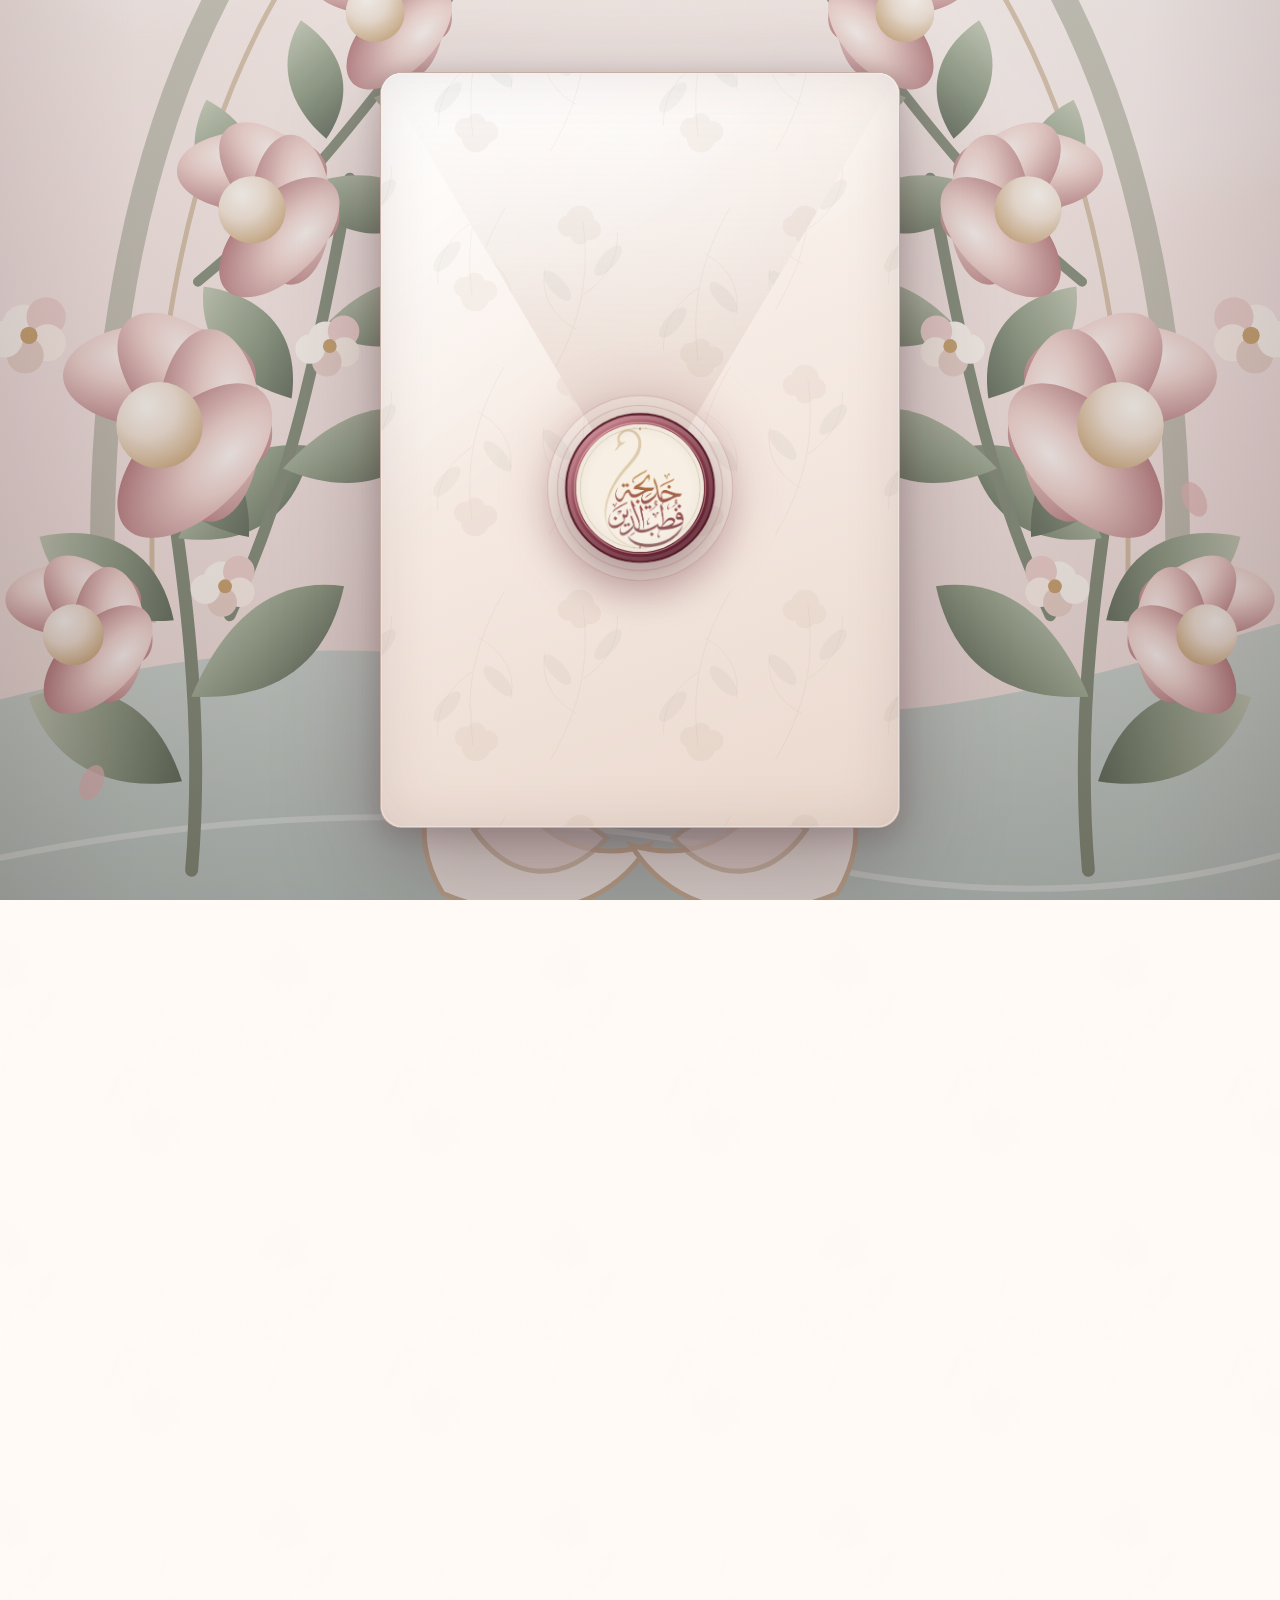
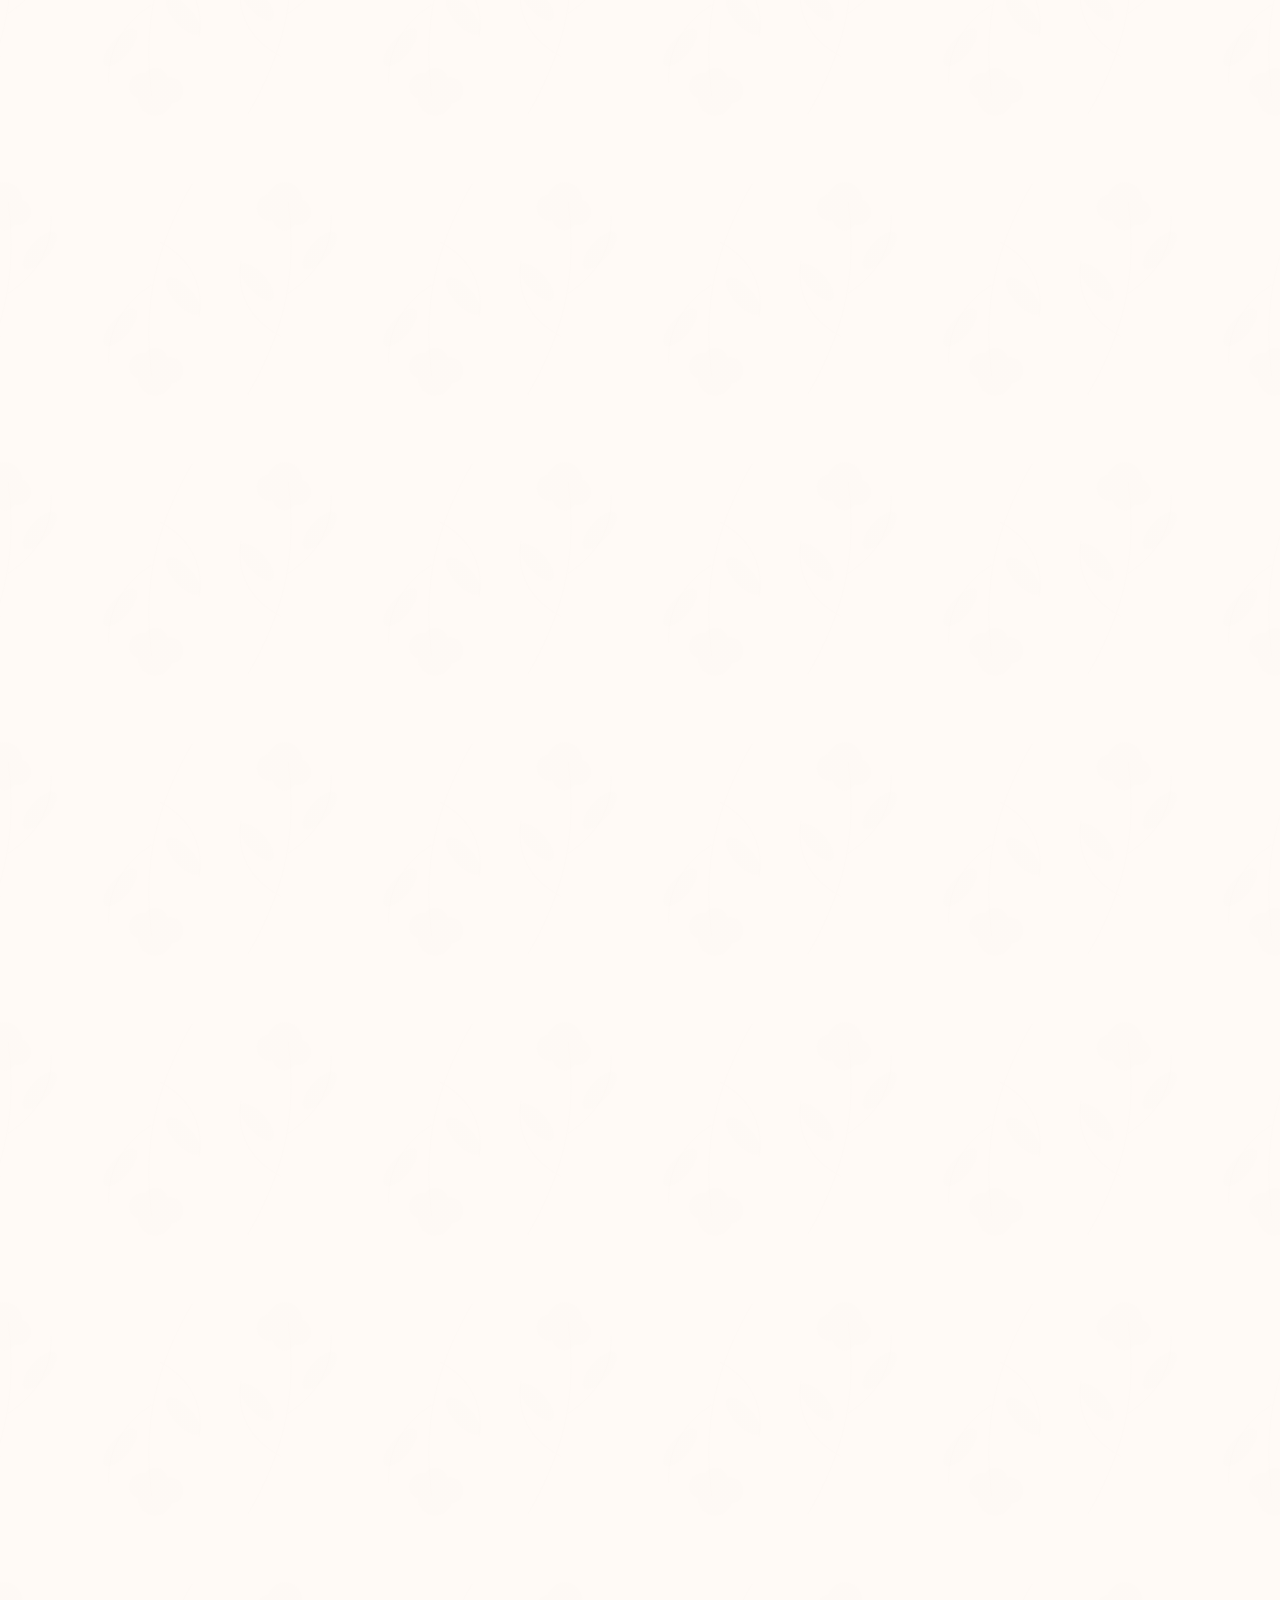
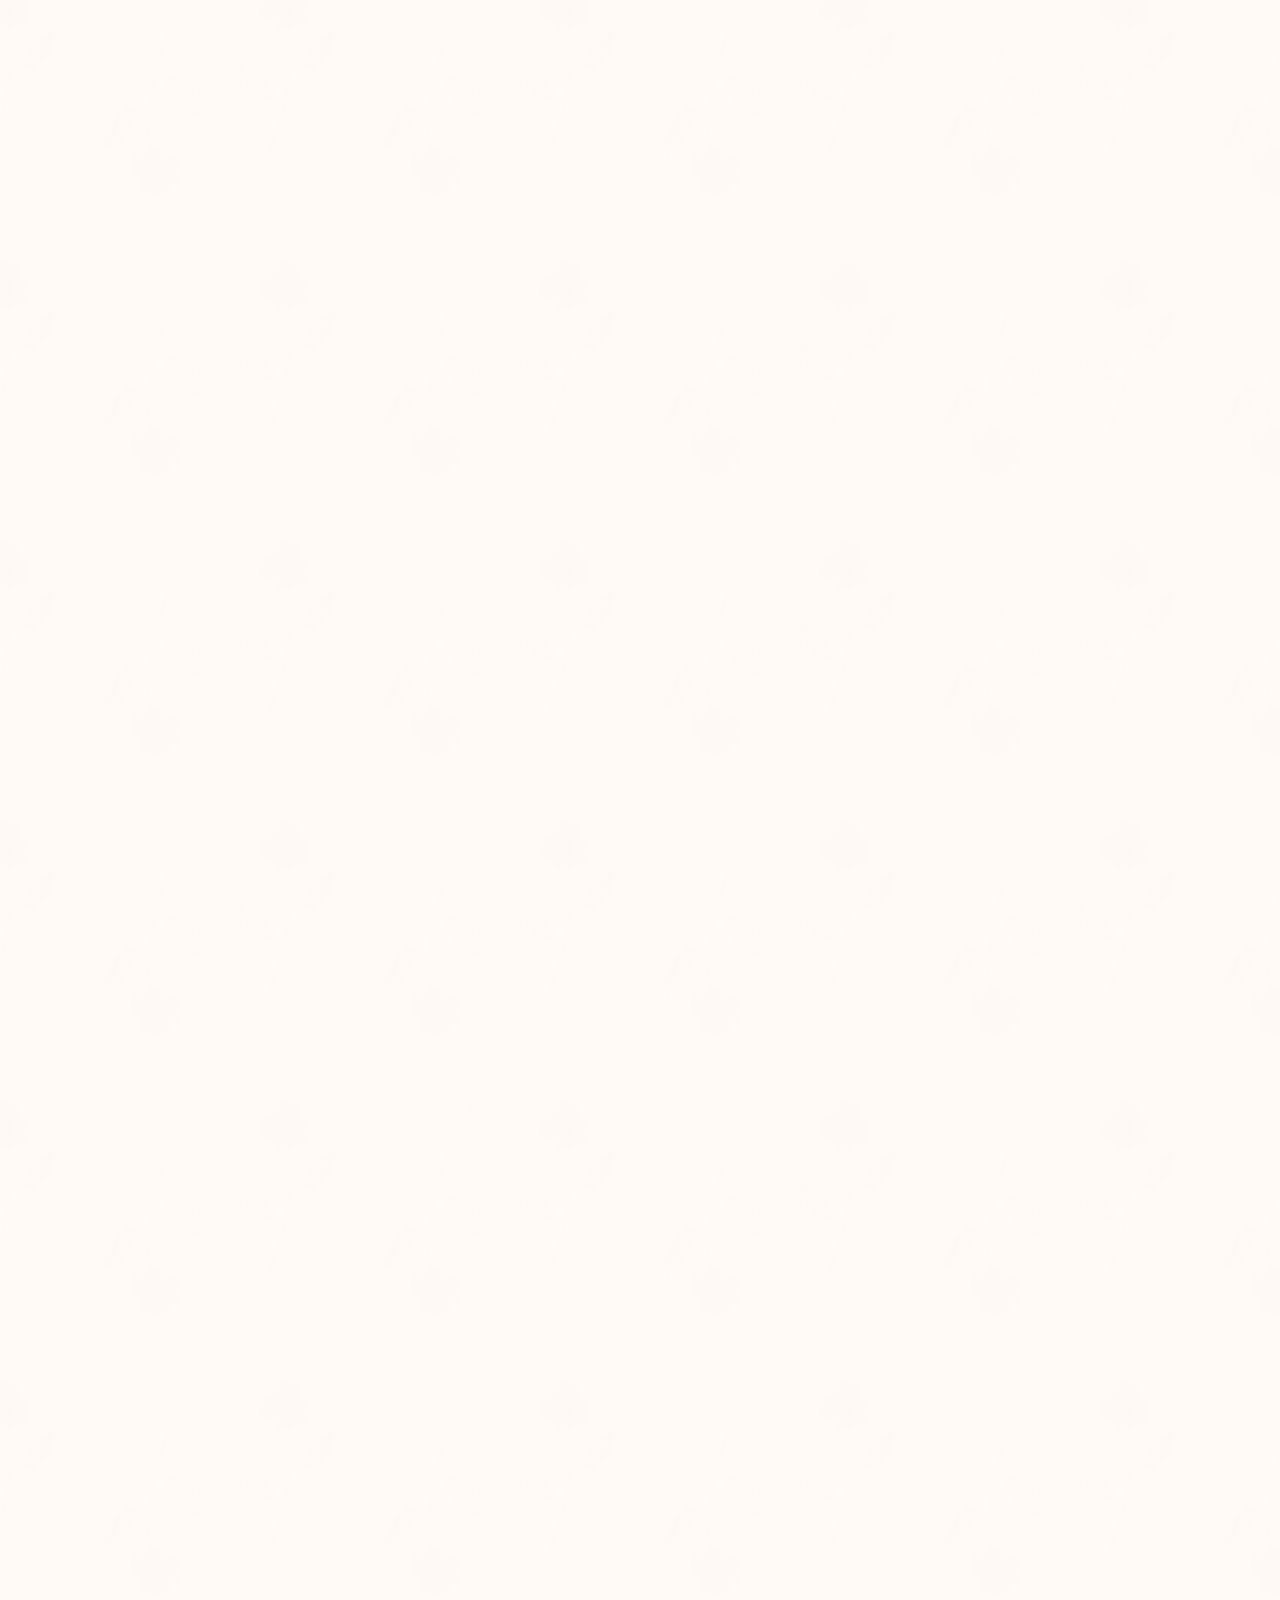
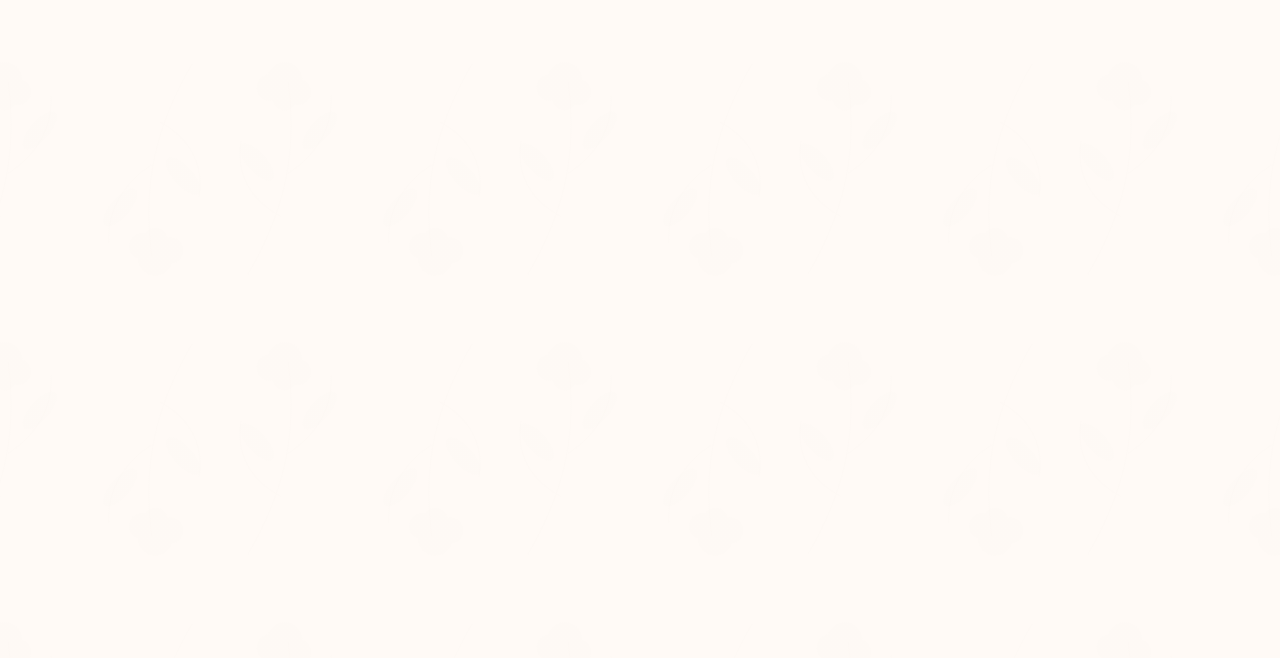
<file: index.html>
<!doctype html>
<html lang="en" dir="ltr">
<head>
  <meta charset="utf-8" />
  <meta name="viewport" content="width=device-width, initial-scale=1, viewport-fit=cover" />
  <meta name="theme-color" content="#f7ece9" />
  <meta name="apple-mobile-web-app-capable" content="yes" />
  <meta name="mobile-web-app-capable" content="yes" />
  <meta name="description" content="Darees & Paranwanu of Khadijah and Qutubuddin — 14 January 2027 at Zainee Baug, Lonavala." />
  <meta property="og:title" content="Khadijah & Qutubuddin — Darees & Paranwanu" />
  <meta property="og:description" content="14 January 2027 · 1:00 PM · Zainee Baug, Lonavala" />
  <meta property="og:type" content="website" />
  <meta property="og:image" content="assets/logo.jpeg" />
  <title>Khadijah & Qutubuddin — Darees & Paranwanu</title>

  <link rel="preconnect" href="https://fonts.googleapis.com" />
  <link rel="preconnect" href="https://fonts.gstatic.com" crossorigin />
  <link href="https://fonts.googleapis.com/css2?family=Amiri:ital,wght@0,400;0,700;1,400&family=Amiri+Quran&family=Cormorant+Garamond:ital,wght@0,400;0,500;0,600;1,400;1,500&family=Manrope:wght@300;400;500;600&family=Noto+Naskh+Arabic:wght@400;500;600;700&family=Noto+Nastaliq+Urdu:wght@400;500;600&display=swap" rel="stylesheet" />
  <link rel="preload" href="assets/garden-scene.svg" as="image" type="image/svg+xml" />
  <link rel="preload" href="assets/floral-frame.svg" as="image" type="image/svg+xml" />
  <link rel="stylesheet" href="styles-v4.css?v=4.1" />
</head>
<body class="is-locked">
  <noscript><div class="noscript">Please enable JavaScript to view this invitation.</div></noscript>

  <audio id="bgMusic" preload="metadata" loop playsinline>
    <source src="assets/invitation-music.m4a" type="audio/mp4" />
  </audio>

  <!-- Mobile-safe cinematic envelope. The complete screen is tappable; only the logo appears on the envelope. -->
  <section class="opening" id="opening" aria-label="Open invitation">
    <div class="opening-garden" aria-hidden="true"></div>
    <button class="open-trigger" id="openInvitation" type="button" aria-label="Open the invitation">
      <span class="envelope-stage" aria-hidden="true">
        <span class="envelope-back"></span>

        <span class="invitation-peek">
          <span class="peek-floral peek-floral--left"></span>
          <span class="peek-floral peek-floral--right"></span>
          <span class="peek-ring"></span>
          <img src="assets/logo.jpeg" alt="" />
        </span>

        <span class="envelope-fold envelope-fold--left"></span>
        <span class="envelope-fold envelope-fold--right"></span>
        <span class="envelope-fold envelope-fold--bottom"></span>

        <span class="envelope-flap">
          <span class="flap-highlight"></span>
        </span>

        <span class="wax-seal">
          <span class="wax-glow"></span>
          <img src="assets/logo.jpeg" alt="" />
        </span>
      </span>
    </button>
  </section>

  <button class="music-toggle" id="musicToggle" type="button" aria-label="Pause music" aria-pressed="true">
    <span class="music-bars" aria-hidden="true"><i></i><i></i><i></i><i></i></span>
  </button>

  <main class="site" id="site" aria-hidden="true">
    <div class="petal-layer" id="petalLayer" aria-hidden="true"></div>

    <section class="hero" id="home">
      <div class="hero-scene" aria-hidden="true"></div>
      <div class="hero-vignette" aria-hidden="true"></div>
      <div class="hero-copy reveal">
        <p class="bismillah arabic-display" lang="ar" dir="rtl">بسم الله الرحمن الرحيم</p>
        <div class="tiny-ornament" aria-hidden="true"><span></span><i></i><span></span></div>
        <p class="save-the-date">Save the Date</p>
        <p class="opening-line arabic-display" lang="ar" dir="rtl">ندعوكم بخالص الحب و الاكرام</p>

        <div class="hero-logo"><img src="assets/logo.jpeg" alt="Khadijah and Qutubuddin monogram" /></div>

        <h1>
          <span class="arabic-names arabic-display" lang="ar" dir="rtl">خديجة <em>و</em> قطب الدين</span>
          <span class="english-names">Khadijah <em>&amp;</em> Qutubuddin</span>
        </h1>

        <div class="event-name">
          <span class="urdu" lang="ur" dir="rtl">دريس / پرنوانو</span>
          <span>Darees &amp; Paranwanu</span>
        </div>

        <div class="hero-date">
          <span>Thursday</span><strong>14</strong><span>January 2027</span>
        </div>

        <a class="scroll-hint" href="#invitation" aria-label="Scroll down"><span></span></a>
      </div>
    </section>

    <section class="paper-section paper-section--invitation" id="invitation">
      <div class="floral-frame" aria-hidden="true"></div>
      <div class="section-inner narrow reveal">
        <p class="section-kicker arabic-display" lang="ar" dir="rtl">ضيفنا العزيز</p>
        <p class="dear">Dear</p>
        <h2 class="guest-name" id="guestName">Guest</h2>
        <div class="ornament-line" aria-hidden="true"><span></span><i></i><span></span></div>
        <p class="invitation-copy">With hearts full of gratitude and joy, we request the honour of your presence as we celebrate this beautiful afternoon together.</p>
      </div>
    </section>

    <section class="countdown-section">
      <div class="section-inner reveal">
        <p class="section-kicker arabic-display" lang="ar" dir="rtl">حتى نلتقي</p>
        <h2>The celebration begins in</h2>
        <div class="countdown" id="countdown" role="timer" aria-live="polite">
          <div><strong id="days">000</strong><span>Days</span></div>
          <b>:</b>
          <div><strong id="hours">00</strong><span>Hours</span></div>
          <b>:</b>
          <div><strong id="minutes">00</strong><span>Minutes</span></div>
          <b>:</b>
          <div><strong id="seconds">00</strong><span>Seconds</span></div>
        </div>
      </div>
    </section>

    <section class="event-section" id="event">
      <div class="floral-frame floral-frame--soft" aria-hidden="true"></div>
      <div class="section-inner reveal">
        <p class="section-kicker arabic-display" lang="ar" dir="rtl">تفاصيل المناسبة</p>
        <h2>One beautiful afternoon</h2>

        <article class="event-card">
          <div class="event-card__flowers event-card__flowers--left" aria-hidden="true"></div>
          <div class="event-card__flowers event-card__flowers--right" aria-hidden="true"></div>
          <p class="event-ar urdu" lang="ur" dir="rtl">دريس / پرنوانو</p>
          <h3>Darees &amp; Paranwanu</h3>
          <div class="event-rule"></div>

          <div class="event-details">
            <div class="detail">
              <svg viewBox="0 0 24 24" aria-hidden="true"><path d="M7 2v3M17 2v3M3.5 9h17M5 4h14a2 2 0 0 1 2 2v14a2 2 0 0 1-2 2H5a2 2 0 0 1-2-2V6a2 2 0 0 1 2-2Z"/><path d="M8 13h.01M12 13h.01M16 13h.01M8 17h.01M12 17h.01"/></svg>
              <small>Date</small><strong>14 January 2027</strong><span>Thursday</span>
            </div>
            <div class="detail">
              <svg viewBox="0 0 24 24" aria-hidden="true"><circle cx="12" cy="12" r="9"/><path d="M12 7v5l3 2"/></svg>
              <small>Time</small><strong>1:00 PM</strong><span>Afternoon</span>
            </div>
            <div class="detail detail--venue">
              <svg viewBox="0 0 24 24" aria-hidden="true"><path d="M20 10c0 5-8 12-8 12S4 15 4 10a8 8 0 1 1 16 0Z"/><circle cx="12" cy="10" r="2.5"/></svg>
              <small>Venue</small><strong>Zainee Baug</strong><span>Lonavala</span>
            </div>
          </div>

          <div class="event-actions">
            <a class="pill-button pill-button--primary" href="https://maps.app.goo.gl/Fog3jcmgD3iV9pnt9" target="_blank" rel="noopener noreferrer">
              <svg viewBox="0 0 24 24" aria-hidden="true"><path d="M20 10c0 5-8 12-8 12S4 15 4 10a8 8 0 1 1 16 0Z"/><circle cx="12" cy="10" r="2.5"/></svg>
              Open Map
            </a>
            <a class="pill-button pill-button--light" href="event.ics" download="Khadijah-Qutubuddin-Darees-Paranwanu.ics">
              <svg viewBox="0 0 24 24" aria-hidden="true"><path d="M7 2v3M17 2v3M3.5 9h17M5 4h14a2 2 0 0 1 2 2v14a2 2 0 0 1-2 2H5a2 2 0 0 1-2-2V6a2 2 0 0 1 2-2Z"/><path d="M12 13v5M9.5 15.5h5"/></svg>
              Add to Calendar
            </a>
          </div>
        </article>
      </div>
    </section>

    <section class="family-section">
      <div class="floral-frame" aria-hidden="true"></div>
      <div class="section-inner narrow reveal">
        <p class="section-kicker arabic-display" lang="ar" dir="rtl">من الداعين</p>
        <div class="family-card arabic-body" lang="ar" dir="rtl">
          <p class="family-lead">عبيد سيدنا المفضال ط ع و امائه،</p>
          <p>المرحوم يعقوب كيكا بهائي حامد</p>
          <p>المرحومة شيرين الشيخ يوقوب بهائي حامد</p>
          <p>مرتضى الشيخ يوقوب بهائي حامد</p>
          <p>فاطمة ملا مرتضى حامد</p>
          <p>طاهر ملا مرتضى حامد</p>
        </div>
      </div>
    </section>

    <section class="rsvp-section" id="rsvp">
      <div class="rsvp-garden" aria-hidden="true"></div>
      <div class="section-inner narrow reveal">
        <p class="section-kicker">RSVP</p>
        <h2>Confirm your attendance</h2>
        <p class="rsvp-copy">To help us prepare for a joyful celebration, kindly let us know whether you will be joining us.</p>
        <button class="rsvp-seal-button" id="openRsvp" type="button" aria-haspopup="dialog" aria-controls="rsvpModal">
          <span>RSVP</span>
          <small>Click to open</small>
        </button>
        <p class="rsvp-contact-line">Khadijah · <a href="tel:+918097335253">+91 8097335253</a></p>
      </div>
    </section>

    <footer class="footer">
      <div class="floral-frame floral-frame--footer" aria-hidden="true"></div>
      <img src="assets/logo.jpeg" alt="Khadijah and Qutubuddin monogram" />
      <p class="arabic-display" lang="ar" dir="rtl">ننتظر حضوركم بكل محبة</p>
      <p>Hope to see you there.</p>
      <strong>Khadijah &amp; Qutubuddin</strong>
    </footer>
  </main>

  <!-- RSVP modal -->
  <div class="modal" id="rsvpModal" aria-hidden="true">
    <div class="modal-backdrop" data-close-modal></div>
    <section class="modal-card" role="dialog" aria-modal="true" aria-labelledby="rsvpTitle">
      <button class="modal-close" type="button" aria-label="Close RSVP form" data-close-modal>×</button>
      <div class="modal-flower modal-flower--one" aria-hidden="true"></div>
      <div class="modal-flower modal-flower--two" aria-hidden="true"></div>
      <p class="section-kicker">RSVP</p>
      <h2 id="rsvpTitle">Confirm your attendance</h2>
      <form id="rsvpForm">
        <label>
          <span>Your name</span>
          <input id="rsvpName" name="name" type="text" autocomplete="name" required />
        </label>

        <fieldset>
          <legend>Will you be attending?</legend>
          <label class="choice"><input type="radio" name="attendance" value="Accepts with pleasure" required /><span>Accepts with pleasure</span></label>
          <label class="choice"><input type="radio" name="attendance" value="Declines with regret" required /><span>Declines with regret</span></label>
        </fieldset>

        <label>
          <span>Number of guests attending</span>
          <select name="guests" id="guestCount">
            <option value="1">1 Guest</option><option value="2">2 Guests</option><option value="3">3 Guests</option><option value="4">4 Guests</option><option value="5">5 Guests</option><option value="6">6 Guests</option>
          </select>
        </label>

        <label>
          <span>Message for the couple <small>(optional)</small></span>
          <textarea name="message" rows="3" maxlength="240" placeholder="Your wishes or a short note"></textarea>
        </label>

        <button class="submit-rsvp" type="submit">Send RSVP on WhatsApp</button>
        <p class="form-note">Your response will open as a prepared WhatsApp message to Khadijah.</p>
      </form>
    </section>
  </div>

  <div class="toast" id="toast" role="status" aria-live="polite"></div>
  <script src="script-v4.js?v=4.1"></script>
</body>
</html>
</file>
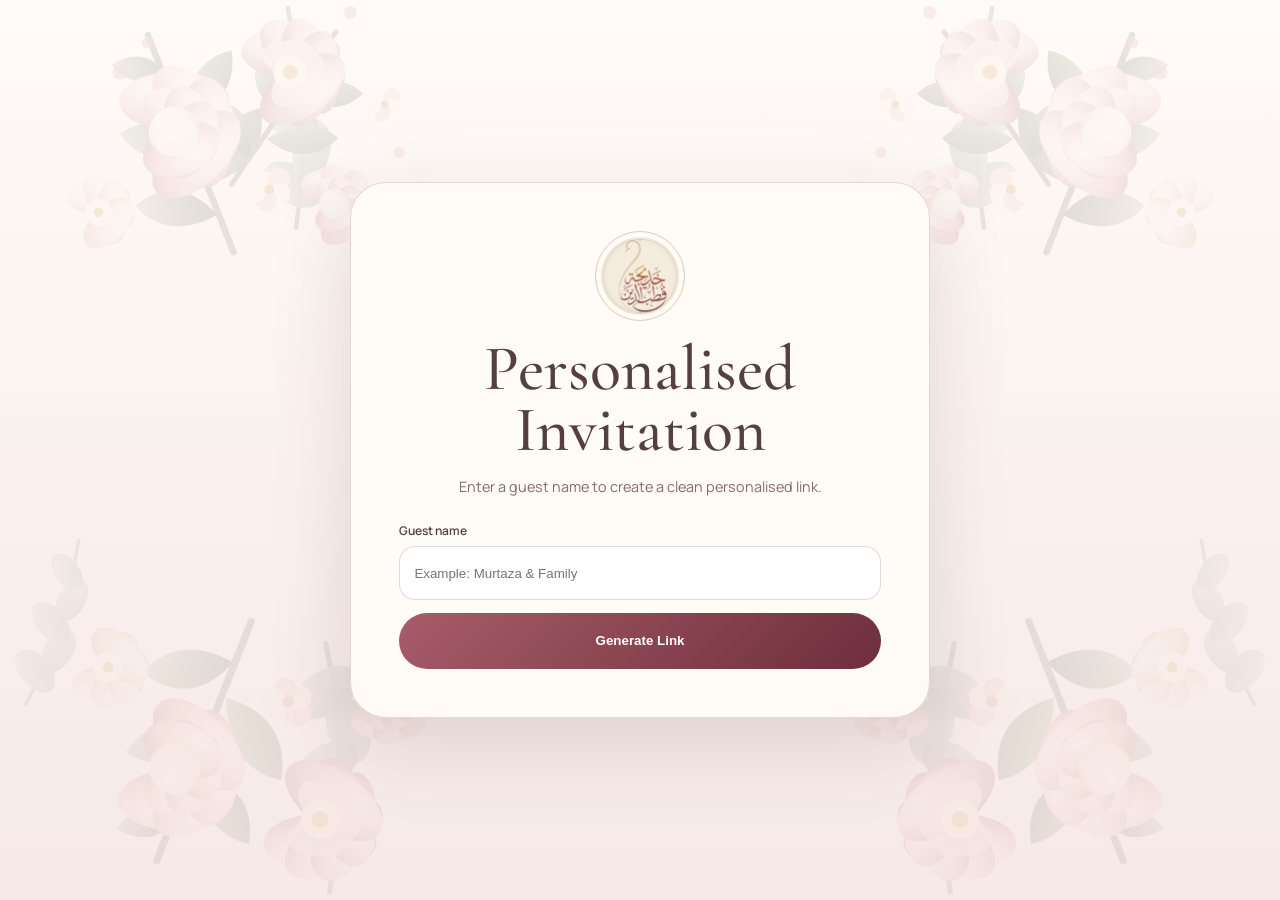
<file: generate.html>
<!doctype html>
<html lang="en">
<head>
  <meta charset="utf-8" />
  <meta name="viewport" content="width=device-width, initial-scale=1, viewport-fit=cover" />
  <meta name="theme-color" content="#f5e6e3" />
  <title>Invitation Link Generator</title>
  <link rel="preconnect" href="https://fonts.googleapis.com" />
  <link rel="preconnect" href="https://fonts.gstatic.com" crossorigin />
  <link href="https://fonts.googleapis.com/css2?family=Cormorant+Garamond:wght@400;500;600&family=Manrope:wght@400;500;600&display=swap" rel="stylesheet" />
  <style>
    *{box-sizing:border-box}body{margin:0;min-height:100svh;display:grid;place-items:center;padding:1rem;color:#55403f;background:linear-gradient(rgba(255,250,246,.82),rgba(245,230,227,.88)),url('assets/floral-frame.svg') center/cover no-repeat;font-family:Manrope,system-ui,sans-serif}.card{width:min(100%,580px);padding:clamp(1.4rem,6vw,3rem);border:1px solid rgba(167,126,103,.28);border-radius:36px;background:rgba(255,253,249,.88);box-shadow:0 28px 80px rgba(87,55,55,.15);backdrop-filter:blur(8px);text-align:center}.logo{width:90px;aspect-ratio:1;margin:auto;padding:5px;border:1px solid rgba(181,143,104,.45);border-radius:50%;object-fit:cover}h1{margin:.8rem 0 .25rem;font:500 clamp(2.3rem,9vw,4rem)/.95 'Cormorant Garamond',serif}p{color:#846b69;font-size:.9rem;line-height:1.6}label{display:block;margin-top:1.5rem;text-align:left;font-size:.75rem;font-weight:600}input{width:100%;height:54px;margin-top:.45rem;padding:0 .9rem;border:1px solid rgba(142,69,82,.22);border-radius:16px;background:white;outline:none}button{width:100%;min-height:56px;margin-top:.8rem;border:0;border-radius:99px;color:white;background:linear-gradient(135deg,#a75d69,#6e2e3b);font-weight:600;cursor:pointer}.output{display:none;margin-top:1.1rem;padding:1rem;border:1px solid rgba(142,69,82,.18);border-radius:16px;background:rgba(255,255,255,.64);text-align:left;overflow-wrap:anywhere}.output.show{display:block}.output a{color:#6e2e3b;font-size:.78rem}small{display:block;margin-top:.55rem;color:#846b69}
  </style>
</head>
<body>
  <main class="card">
    <img class="logo" src="assets/logo.jpeg" alt="Invitation logo" />
    <h1>Personalised Invitation</h1>
    <p>Enter a guest name to create a clean personalised link.</p>
    <label for="guest">Guest name</label>
    <input id="guest" type="text" placeholder="Example: Murtaza & Family" autocomplete="off" />
    <button id="generate" type="button">Generate Link</button>
    <div class="output" id="output">
      <a id="link" href="#" target="_blank" rel="noopener"></a>
      <button id="copy" type="button">Copy Link</button>
      <small id="status"></small>
    </div>
  </main>
  <script>
    const guest=document.getElementById('guest'),output=document.getElementById('output'),link=document.getElementById('link'),status=document.getElementById('status');
    const create=()=>{const name=guest.value.trim();if(!name){guest.focus();return;}const base=new URL('index.html',location.href);base.searchParams.set('g',name);link.href=base.href;link.textContent=base.href;output.classList.add('show');status.textContent='';};
    document.getElementById('generate').addEventListener('click',create);guest.addEventListener('keydown',e=>{if(e.key==='Enter')create()});
    document.getElementById('copy').addEventListener('click',async()=>{try{await navigator.clipboard.writeText(link.href);status.textContent='Copied.'}catch{status.textContent='Press and hold the link to copy it.'}});
  </script>
</body>
</html>
</file>
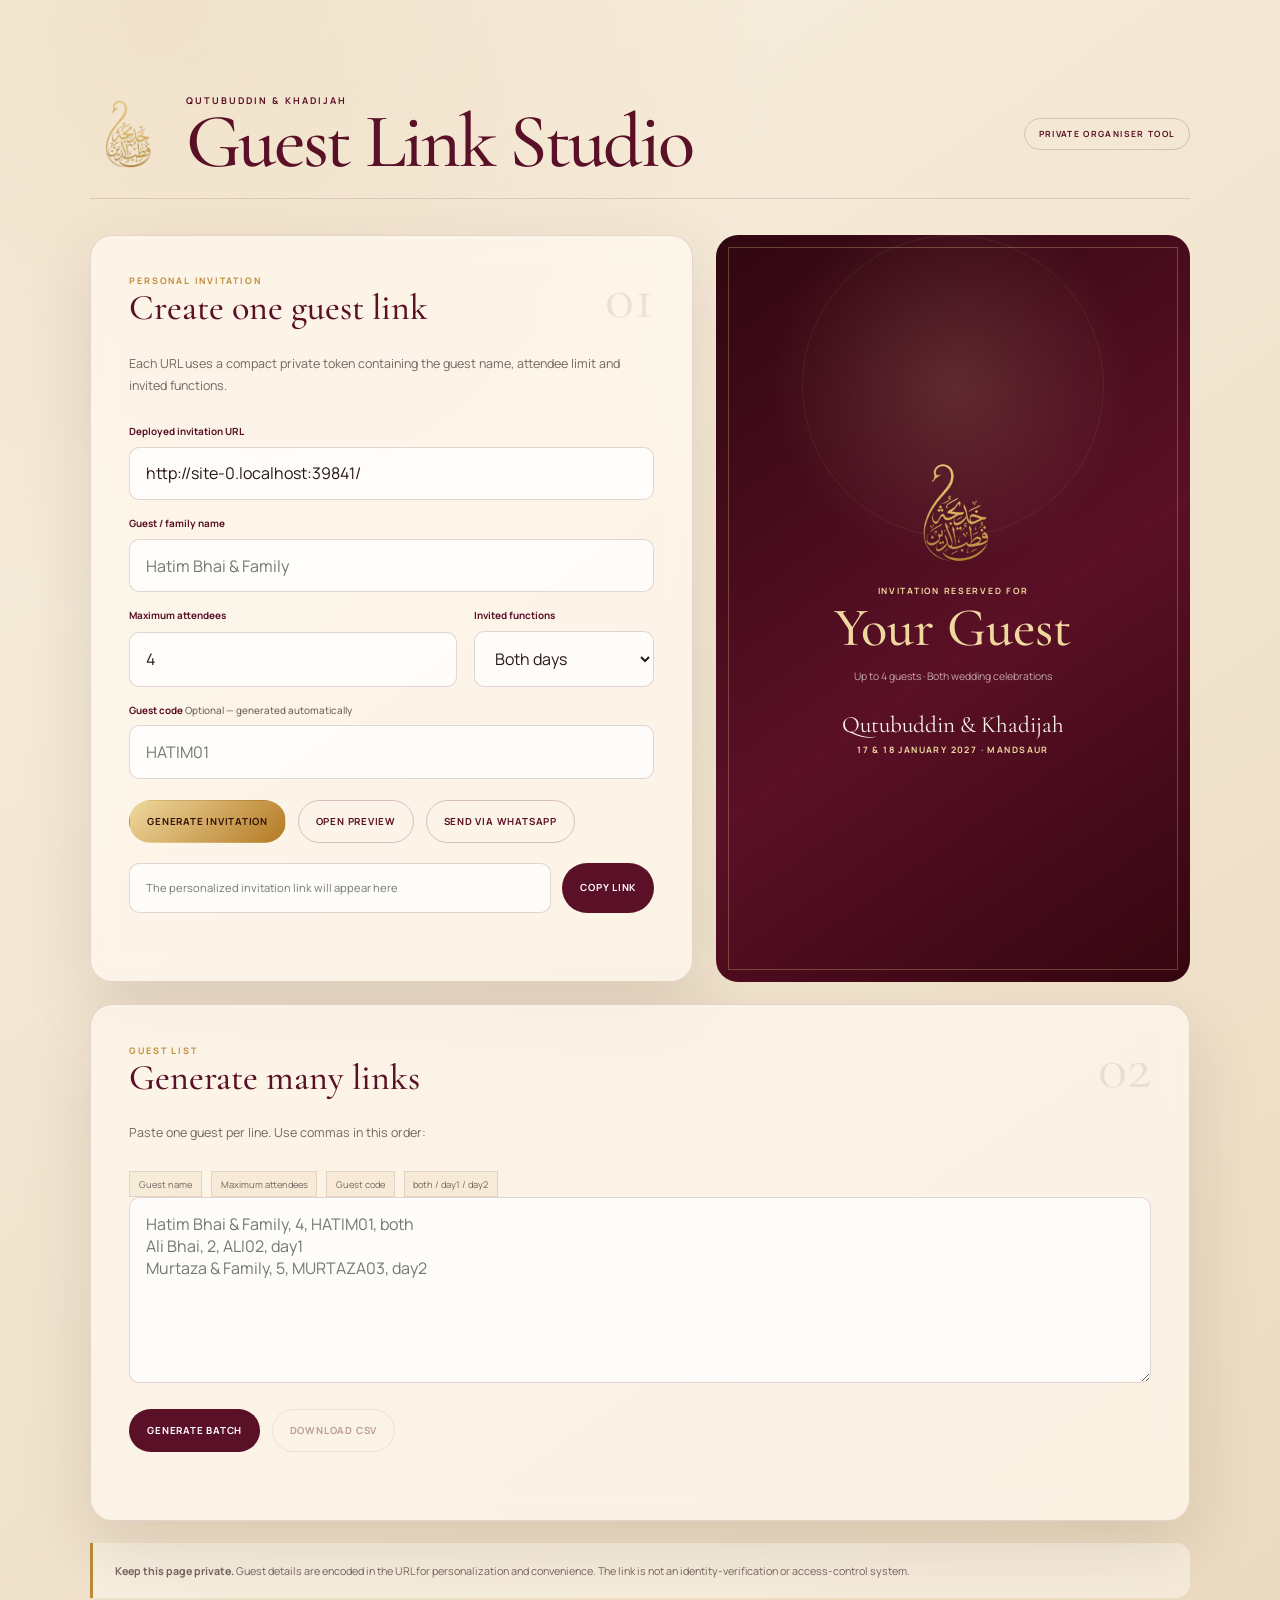
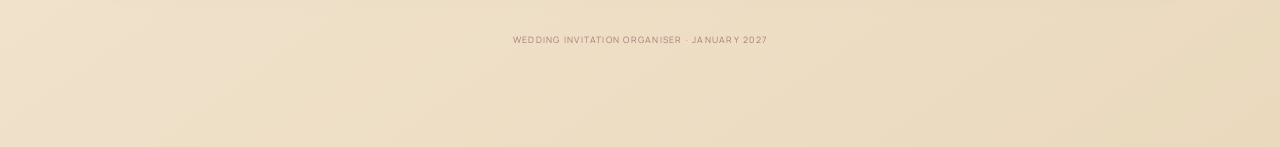
<file: link-generator.html>
<!doctype html>
<html lang="en">
<head>
  <meta charset="utf-8" />
  <meta name="viewport" content="width=device-width, initial-scale=1, viewport-fit=cover" />
  <meta name="robots" content="noindex,nofollow" />
  <meta name="theme-color" content="#4a0b1d" />
  <title>Private Guest Link Studio | Qutubuddin & Khadijah</title>
  <link rel="icon" type="image/png" href="assets/favicon-32.png" />
  <link rel="preconnect" href="https://fonts.googleapis.com" />
  <link rel="preconnect" href="https://fonts.gstatic.com" crossorigin />
  <link href="https://fonts.googleapis.com/css2?family=Cormorant+Garamond:wght@400;500;600&family=Manrope:wght@400;500;600;700&display=swap" rel="stylesheet" />
  <style>
    :root{--m:#5a1026;--d:#2d050e;--i:#fbf5e9;--p:#fffaf0;--g:#bd8b38;--gp:#efd89e;--ink:#271817;--muted:#76645e;--line:rgba(90,16,38,.14);--serif:"Cormorant Garamond",Georgia,serif;--sans:"Manrope",system-ui,sans-serif}
    *{box-sizing:border-box}html{scroll-behavior:smooth}body{margin:0;min-width:320px;background:radial-gradient(circle at 12% 0,rgba(189,139,56,.13),transparent 30%),linear-gradient(145deg,#f9f0e1,#ead9bd);color:var(--ink);font-family:var(--sans);min-height:100vh;-webkit-font-smoothing:antialiased}button,input,textarea,select{font:inherit}button{cursor:pointer}img{display:block;max-width:100%}.shell{width:min(1080px,calc(100% - 30px));margin:auto;padding:clamp(28px,5vw,62px) 0 80px}.masthead{display:grid;grid-template-columns:auto 1fr auto;gap:1.2rem;align-items:center;margin-bottom:1.5rem;padding:1rem 0;border-bottom:1px solid rgba(90,16,38,.14)}.mark{width:72px}.masthead p{margin:0 0 .2rem;color:var(--m);font-size:.58rem;font-weight:700;letter-spacing:.22em;text-transform:uppercase}.masthead h1{margin:0;color:var(--m);font-family:var(--serif);font-size:clamp(2.4rem,6vw,4.8rem);font-weight:500;line-height:.82;letter-spacing:-.035em}.private{padding:.55rem .85rem;border:1px solid rgba(90,16,38,.18);border-radius:999px;color:var(--m);font-size:.53rem;font-weight:700;letter-spacing:.16em;text-transform:uppercase}.workspace{display:grid;grid-template-columns:1.12fr .88fr;gap:1rem}.panel{padding:clamp(1.1rem,3vw,2rem);border:1px solid rgba(90,16,38,.14);background:rgba(255,250,240,.72);box-shadow:0 26px 70px rgba(58,24,18,.12);backdrop-filter:blur(12px)}.panel-head{display:flex;justify-content:space-between;gap:1rem;align-items:flex-start;margin-bottom:1.35rem}.panel-head p{margin:0;color:var(--g);font-size:.56rem;font-weight:700;letter-spacing:.2em;text-transform:uppercase}.panel-head h2{margin:.2rem 0 0;color:var(--m);font-family:var(--serif);font-size:2.25rem;font-weight:500;line-height:1}.number{color:rgba(90,16,38,.09);font-family:var(--serif);font-size:3.8rem;line-height:.8}.description{margin:0 0 1.35rem;color:var(--muted);font-size:.78rem;line-height:1.7}.grid{display:grid;grid-template-columns:1fr .55fr;gap:.85rem}.field{display:grid;gap:.42rem}.field.full{grid-column:1/-1}.field label{color:var(--m);font-size:.62rem;font-weight:700}.field label span{color:var(--muted);font-weight:500}input,textarea,select{width:100%;border:1px solid rgba(90,16,38,.17);border-radius:0;padding:.84rem .9rem;background:rgba(255,255,255,.72);color:var(--ink);outline:none}input:focus,textarea:focus,select:focus{border-color:var(--g);box-shadow:0 0 0 3px rgba(189,139,56,.12)}.actions{display:flex;flex-wrap:wrap;gap:.65rem;margin-top:1rem}.btn{min-height:43px;display:inline-flex;align-items:center;justify-content:center;border:1px solid transparent;border-radius:999px;padding:.72rem 1.05rem;background:var(--m);color:white;font-size:.61rem;font-weight:700;letter-spacing:.08em;text-transform:uppercase}.btn.gold{color:#311407;background:linear-gradient(135deg,#efd89e,#b47a25)}.btn.outline{color:var(--m);border-color:rgba(90,16,38,.22);background:transparent}.btn:disabled{opacity:.38;cursor:not-allowed}.result{display:grid;grid-template-columns:1fr auto;gap:.55rem;margin-top:1rem}.result input{font-size:.7rem}.status{min-height:18px;margin-top:.6rem;color:#28713d;font-size:.65rem;line-height:1.5}.preview-card{position:relative;min-height:100%;display:grid;align-content:center;justify-items:center;padding:2rem;text-align:center;color:var(--i);overflow:hidden;background:radial-gradient(circle at 50% 20%,rgba(239,216,158,.15),transparent 28%),linear-gradient(145deg,#300710,#5a1026 55%,#350610)}.preview-card::before{content:"";position:absolute;inset:12px;border:1px solid rgba(239,216,158,.28)}.preview-card::after{content:"";position:absolute;width:300px;aspect-ratio:1;border:1px solid rgba(239,216,158,.08);border-radius:50%}.preview-card img{position:relative;z-index:1;width:105px}.preview-card .eyebrow{position:relative;z-index:1;margin:1rem 0 .35rem;color:var(--gp);font-size:.54rem;font-weight:700;letter-spacing:.2em;text-transform:uppercase}.preview-card h3{position:relative;z-index:1;margin:0;color:var(--gp);font-family:var(--serif);font-size:clamp(2rem,5vw,3.4rem);font-weight:500;line-height:.95}.preview-card .seat{position:relative;z-index:1;margin:.65rem 0 0;color:rgba(255,250,240,.65);font-size:.65rem;line-height:1.6}.preview-card .couple{position:relative;z-index:1;margin:1.3rem 0 0;font-family:var(--serif);font-size:1.45rem}.preview-card .date{position:relative;z-index:1;margin:.3rem 0 0;color:var(--gp);font-size:.55rem;font-weight:700;letter-spacing:.16em;text-transform:uppercase}.batch{grid-column:1/-1}.batch textarea{min-height:160px;resize:vertical}.format{display:flex;flex-wrap:wrap;gap:.4rem;margin:.8rem 0 0}.format span{padding:.35rem .55rem;border:1px solid rgba(90,16,38,.12);background:rgba(189,139,56,.08);color:var(--muted);font-size:.58rem}.table-wrap{overflow:auto;margin-top:1rem;border:1px solid rgba(90,16,38,.12)}table{width:100%;border-collapse:collapse;min-width:760px;background:rgba(255,255,255,.72)}th,td{padding:.75rem .8rem;text-align:left;border-bottom:1px solid rgba(90,16,38,.08);font-size:.65rem}th{color:var(--m);background:rgba(189,139,56,.11);font-size:.56rem;letter-spacing:.08em;text-transform:uppercase}td a,td button{color:var(--m);font-weight:700}td button{border:0;background:transparent;padding:0}.note{grid-column:1/-1;padding:1rem 1.1rem;border-left:3px solid var(--g);background:rgba(255,250,240,.55);color:var(--muted);font-size:.67rem;line-height:1.7}.footer{margin-top:1.5rem;text-align:center;color:rgba(90,16,38,.48);font-size:.55rem;letter-spacing:.14em;text-transform:uppercase}@media(max-width:820px){.workspace{grid-template-columns:1fr}.preview-card{min-height:430px}.batch,.note{grid-column:auto}}@media(max-width:560px){.shell{width:min(100% - 20px,1080px);padding-top:18px}.masthead{grid-template-columns:auto 1fr}.mark{width:52px}.private{display:none}.grid{grid-template-columns:1fr}.field.full{grid-column:1}.result{grid-template-columns:1fr}.result .btn{width:100%}.panel{padding:1rem}.preview-card{min-height:390px}.actions .btn{flex:1}.panel-head h2{font-size:1.9rem}}
  </style>

  <style>
    /* Premium spacing refinement */
    .shell{width:min(1100px,calc(100% - 40px));padding:clamp(38px,6vw,76px) 0 92px}
    .masthead{gap:1.5rem;margin-bottom:2.25rem;padding:1.15rem 0 1.5rem}
    .workspace{gap:1.4rem}
    .panel{padding:clamp(1.4rem,3.5vw,2.4rem);border-radius:22px}
    .panel-head{margin-bottom:1.65rem}
    .description{margin-bottom:1.65rem;line-height:1.8}
    .grid{gap:1rem 1.05rem}
    .field{gap:.55rem}
    input,textarea,select{min-height:50px;padding:.92rem 1rem;border-radius:10px}
    textarea{min-height:170px}
    .actions{gap:.75rem;margin-top:1.3rem}
    .result{gap:.7rem;margin-top:1.25rem}
    .status{margin-top:.75rem}
    .preview-card{min-height:560px;padding:2.5rem;border-radius:22px}
    .preview-card .eyebrow{margin-top:1.25rem}
    .preview-card .seat{margin-top:.85rem}
    .preview-card .couple{margin-top:1.65rem}
    .format{gap:.55rem;margin-top:1rem}
    .table-wrap{margin-top:1.25rem;border-radius:12px}
    th,td{padding:.9rem 1rem}
    .note{padding:1.15rem 1.35rem;border-radius:0 14px 14px 0}
    .footer{margin-top:2.25rem}
    @media(max-width:820px){.workspace{gap:1.2rem}.preview-card{min-height:460px}}
    @media(max-width:560px){
      .shell{width:min(100% - 24px,1100px);padding:24px 0 72px}
      .masthead{margin-bottom:1.5rem;padding-bottom:1.15rem}
      .workspace{gap:1rem}
      .panel{padding:1.2rem;border-radius:18px}
      .panel-head{margin-bottom:1.35rem}
      .description{margin-bottom:1.35rem}
      .actions{display:grid;grid-template-columns:1fr;margin-top:1.15rem}
      .actions .btn{width:100%}
      .preview-card{min-height:410px;padding:2rem 1.25rem}
      .note{padding:1rem 1.1rem}
    }
  </style>
</head>
<body>
  <main class="shell">
    <header class="masthead">
      <img class="mark" src="assets/swan-calligraphy.png" alt="" />
      <div><p>Qutubuddin &amp; Khadijah</p><h1>Guest Link Studio</h1></div>
      <span class="private">Private organiser tool</span>
    </header>

    <div class="workspace">
      <section class="panel">
        <div class="panel-head"><div><p>Personal invitation</p><h2>Create one guest link</h2></div><span class="number">01</span></div>
        <p class="description">Each URL uses a compact private token containing the guest name, attendee limit and invited functions.</p>
        <div class="grid">
          <div class="field full"><label for="baseUrl">Deployed invitation URL</label><input id="baseUrl" type="url" placeholder="https://your-domain.com/" /></div>
          <div class="field full"><label for="guestName">Guest / family name</label><input id="guestName" type="text" placeholder="Hatim Bhai & Family" autocomplete="off" /></div>
          <div class="field"><label for="seats">Maximum attendees</label><input id="seats" type="number" min="1" max="30" value="4" /></div>
          <div class="field"><label for="eventAccess">Invited functions</label><select id="eventAccess"><option value="both">Both days</option><option value="day1">17 January only</option><option value="day2">18 January only</option></select></div>
          <div class="field full"><label for="guestCode">Guest code <span>Optional — generated automatically</span></label><input id="guestCode" type="text" placeholder="HATIM01" autocomplete="off" /></div>
        </div>
        <div class="actions"><button id="generate" class="btn gold" type="button">Generate invitation</button><button id="preview" class="btn outline" type="button">Open preview</button><button id="shareWhatsapp" class="btn outline" type="button">Send via WhatsApp</button></div>
        <div class="result"><input id="result" readonly placeholder="The personalized invitation link will appear here" /><button id="copy" class="btn" type="button">Copy link</button></div>
        <div id="status" class="status" role="status" aria-live="polite"></div>
      </section>

      <aside class="preview-card" aria-label="Personalized invitation preview">
        <img src="assets/swan-calligraphy.png" alt="" />
        <p class="eyebrow">Invitation reserved for</p>
        <h3 id="previewName">Your Guest</h3>
        <p id="previewSeat" class="seat">Up to 4 guests · Both wedding celebrations</p>
        <p class="couple">Qutubuddin &amp; Khadijah</p>
        <p class="date">17 &amp; 18 January 2027 · Mandsaur</p>
      </aside>

      <section class="panel batch">
        <div class="panel-head"><div><p>Guest list</p><h2>Generate many links</h2></div><span class="number">02</span></div>
        <p class="description">Paste one guest per line. Use commas in this order:</p>
        <div class="format"><span>Guest name</span><span>Maximum attendees</span><span>Guest code</span><span>both / day1 / day2</span></div>
        <textarea id="batchInput" rows="7" placeholder="Hatim Bhai & Family, 4, HATIM01, both&#10;Ali Bhai, 2, ALI02, day1&#10;Murtaza & Family, 5, MURTAZA03, day2"></textarea>
        <div class="actions"><button id="generateBatch" class="btn" type="button">Generate batch</button><button id="downloadCsv" class="btn outline" type="button" disabled>Download CSV</button></div>
        <div id="batchStatus" class="status" role="status" aria-live="polite"></div>
        <div id="tableWrap"></div>
      </section>

      <div class="note"><strong>Keep this page private.</strong> Guest details are encoded in the URL for personalization and convenience. The link is not an identity-verification or access-control system.</div>
    </div>
    <p class="footer">Wedding invitation organiser · January 2027</p>
  </main>

  <script>
    (() => {
      "use strict";
      const $ = selector => document.querySelector(selector);
      let batchRows = [];
      const usableLocation = /^(https?:|file:)/.test(location.href)
        ? location.href
        : "https://your-domain.com/link-generator.html";
      const defaultBase = location.protocol === "file:"
        ? new URL("index.html", usableLocation).href
        : new URL("./", usableLocation).href;
      $("#baseUrl").value = defaultBase;

      function normalizeEvents(value) { return ["both","day1","day2"].includes(value) ? value : "both"; }
      function eventLabel(value) { return value === "day1" ? "17 January celebration" : value === "day2" ? "18 January celebration" : "Both wedding celebrations"; }
      function encodePayload(data) {
        const eventCode = data.events === "day1" ? "1" : data.events === "day2" ? "2" : "b";
        const compact = [data.name, Number(data.seats).toString(36), data.code, eventCode].join("\x1F");
        const bytes = new TextEncoder().encode(compact);
        let binary = "";
        bytes.forEach(byte => { binary += String.fromCharCode(byte); });
        return btoa(binary).replace(/\+/g, "-").replace(/\//g, "_").replace(/=+$/g, "");
      }
      function cleanCode(value, name) {
        const manual = value.trim().replace(/[^a-z0-9_-]/gi, "").toUpperCase();
        if (manual) return manual.slice(0, 40);
        const base = name.replace(/[^a-z0-9]+/gi, "").toUpperCase().slice(0, 11) || "GUEST";
        return `${base}${Math.floor(100 + Math.random() * 900)}`;
      }
      function makeLink(name, seats, code, events) {
        const base = $("#baseUrl").value.trim() || defaultBase;
        const url = new URL(base, location.href);
        url.hash = "";
        url.search = "";
        url.searchParams.set("g", encodePayload({ name, seats, code, events }));
        return url.href;
      }
      function updateVisualPreview() {
        const name = $("#guestName").value.trim() || "Your Guest";
        const seats = Math.min(Math.max(Number($("#seats").value) || 1, 1), 30);
        const events = normalizeEvents($("#eventAccess").value);
        $("#previewName").textContent = name;
        $("#previewSeat").textContent = `${seats === 1 ? "Reserved especially for you" : `Up to ${seats} guests`} · ${eventLabel(events)}`;
      }
      function currentData() {
        const name = $("#guestName").value.trim();
        const seats = Math.min(Math.max(Number($("#seats").value) || 1, 1), 30);
        const events = normalizeEvents($("#eventAccess").value);
        const code = cleanCode($("#guestCode").value, name || "GUEST");
        if (!name) throw new Error("Enter the guest or family name.");
        return { name, seats, code, events, link: makeLink(name, seats, code, events) };
      }
      function showStatus(target, text, error = false) {
        target.textContent = text;
        target.style.color = error ? "#99263e" : "#28713d";
      }
      function generateOne() {
        const row = currentData();
        $("#guestCode").value = row.code;
        $("#result").value = row.link;
        updateVisualPreview();
        showStatus($("#status"), "Short personalized invitation generated.");
        return row;
      }

      ["input","change"].forEach(type => {
        $("#guestName").addEventListener(type, updateVisualPreview);
        $("#seats").addEventListener(type, updateVisualPreview);
        $("#eventAccess").addEventListener(type, updateVisualPreview);
      });
      $("#generate").addEventListener("click", () => { try { generateOne(); } catch (error) { showStatus($("#status"), error.message, true); } });
      $("#copy").addEventListener("click", async () => {
        try {
          if (!$("#result").value) generateOne();
          if (navigator.clipboard) await navigator.clipboard.writeText($("#result").value);
          else { $("#result").select(); document.execCommand("copy"); }
          showStatus($("#status"), "Invitation link copied.");
        } catch (error) { showStatus($("#status"), error.message, true); }
      });
      $("#preview").addEventListener("click", () => { try { const row = generateOne(); window.open(row.link, "_blank", "noopener"); } catch (error) { showStatus($("#status"), error.message, true); } });
      $("#shareWhatsapp").addEventListener("click", () => {
        try {
          const row = generateOne();
          const text = `Dear ${row.name},\n\nWith great joy, the Batiyawala family invites you to celebrate the wedding of Qutubuddin & Khadijah on 17 & 18 January 2027 in Mandsaur.\n\nOpen your personal invitation:\n${row.link}`;
          window.open(`https://wa.me/?text=${encodeURIComponent(text)}`, "_blank", "noopener");
        } catch (error) { showStatus($("#status"), error.message, true); }
      });

      $("#generateBatch").addEventListener("click", () => {
        const lines = $("#batchInput").value.split(/\r?\n/).map(line => line.trim()).filter(Boolean);
        batchRows = [];
        lines.forEach((line, index) => {
          const parts = line.split(",").map(part => part.trim());
          const name = parts[0];
          if (!name) return;
          const seats = Math.min(Math.max(Number(parts[1]) || 1, 1), 30);
          const code = cleanCode(parts[2] || "", name);
          const events = normalizeEvents((parts[3] || "both").toLowerCase());
          batchRows.push({ name, seats, code, events, link: makeLink(name, seats, code, events), row: index + 1 });
        });

        if (!batchRows.length) {
          $("#tableWrap").innerHTML = "";
          $("#downloadCsv").disabled = true;
          showStatus($("#batchStatus"), "Add at least one guest line.", true);
          return;
        }

        const wrap = document.createElement("div");
        wrap.className = "table-wrap";
        const table = document.createElement("table");
        table.innerHTML = "<thead><tr><th>Guest</th><th>Limit</th><th>Functions</th><th>Code</th><th>Invitation</th><th>Copy</th></tr></thead><tbody></tbody>";
        const tbody = table.querySelector("tbody");
        batchRows.forEach(row => {
          const tr = document.createElement("tr");
          const values = [row.name, row.seats, eventLabel(row.events), row.code];
          values.forEach(value => { const td = document.createElement("td"); td.textContent = value; tr.append(td); });
          const linkCell = document.createElement("td");
          const link = document.createElement("a");
          link.href = row.link; link.target = "_blank"; link.rel = "noopener"; link.textContent = "Open";
          linkCell.append(link);
          const copyCell = document.createElement("td");
          const copy = document.createElement("button");
          copy.type = "button"; copy.textContent = "Copy";
          copy.addEventListener("click", async () => { await navigator.clipboard.writeText(row.link); copy.textContent = "Copied"; setTimeout(() => { copy.textContent = "Copy"; }, 1200); });
          copyCell.append(copy);
          tr.append(linkCell, copyCell);
          tbody.append(tr);
        });
        wrap.append(table);
        $("#tableWrap").replaceChildren(wrap);
        $("#downloadCsv").disabled = false;
        showStatus($("#batchStatus"), `${batchRows.length} personalized invitation${batchRows.length === 1 ? "" : "s"} generated.`);
      });

      $("#downloadCsv").addEventListener("click", () => {
        if (!batchRows.length) return;
        const quote = value => `"${String(value).replace(/"/g, '""')}"`;
        const csv = [
          "Guest Name,Maximum Attendees,Invited Functions,Guest Code,Personalized Link",
          ...batchRows.map(row => [row.name, row.seats, eventLabel(row.events), row.code, row.link].map(quote).join(","))
        ].join("\r\n");
        const blob = new Blob(["\ufeff" + csv], { type: "text/csv;charset=utf-8" });
        const url = URL.createObjectURL(blob);
        const anchor = document.createElement("a");
        anchor.href = url;
        anchor.download = "qutub-khadijah-personalized-guest-links.csv";
        anchor.click();
        setTimeout(() => URL.revokeObjectURL(url), 500);
      });

      updateVisualPreview();
    })();
  </script>
</body>
</html>
</file>
<file: styles-v4.css>
:root {
  --ivory: #fffaf6;
  --paper: #fffdf9;
  --paper-deep: #f5e8df;
  --blush: #e4bebd;
  --blush-soft: #f2d9d7;
  --rose: #8e4552;
  --rose-deep: #6e2e3b;
  --sage: #8b9b83;
  --sage-deep: #596b56;
  --champagne: #c7a16c;
  --ink: #55403f;
  --ink-soft: #846b69;
  --line: rgba(167, 126, 103, .28);
  --shadow: 0 28px 80px rgba(87, 55, 55, .15);
  --serif: "Cormorant Garamond", Georgia, serif;
  --sans: "Manrope", system-ui, -apple-system, BlinkMacSystemFont, "Segoe UI", sans-serif;
  --arabic-display: "Amiri", "Noto Naskh Arabic", serif;
  --arabic-quran: "Amiri Quran", "Amiri", serif;
  --arabic-body: "Noto Naskh Arabic", "Amiri", serif;
  --urdu: "Noto Nastaliq Urdu", "Noto Naskh Arabic", serif;
}

* { box-sizing: border-box; }
html { scroll-behavior: smooth; background: var(--ivory); }
body {
  margin: 0;
  min-width: 320px;
  color: var(--ink);
  background:
    linear-gradient(rgba(255,250,246,.94), rgba(255,250,246,.94)),
    url("assets/embossed-pattern.svg") center/280px repeat;
  font-family: var(--sans);
  overflow-x: hidden;
  -webkit-font-smoothing: antialiased;
  text-rendering: optimizeLegibility;
}
body.is-locked,
body.modal-open { overflow: hidden; }
button, input, select, textarea { font: inherit; }
button, a { -webkit-tap-highlight-color: transparent; }
button { touch-action: manipulation; }
a { color: inherit; }
img { display: block; max-width: 100%; }
svg { display: block; }
.arabic-display { font-family: var(--arabic-display); }
.arabic-body { font-family: var(--arabic-body); }
.urdu { font-family: var(--urdu); }
.noscript { position: fixed; inset: 0; z-index: 9999; display: grid; place-items: center; padding: 2rem; background: var(--ivory); text-align: center; }

/* Opening: reliable mobile animation using 2D transforms rather than fragile 3D clip-path transitions. */
.opening {
  position: fixed;
  inset: 0;
  z-index: 1000;
  width: 100%;
  min-height: 100vh;
  min-height: 100dvh;
  display: grid;
  place-items: center;
  overflow: hidden;
  background: #ead7d2;
  opacity: 1;
  visibility: visible;
  transition: opacity .72s ease, visibility 0s linear .72s;
}
.opening.is-gone { opacity: 0; visibility: hidden; pointer-events: none; }
.opening-garden {
  position: absolute;
  inset: -5%;
  background:
    linear-gradient(180deg, rgba(255,250,246,.18), rgba(84,55,55,.18)),
    url("assets/garden-scene.svg") center/cover no-repeat;
  filter: saturate(.92) brightness(.98);
  transform: scale(1.05);
}
.opening-garden::after {
  content: "";
  position: absolute;
  inset: 0;
  background:
    radial-gradient(circle at 50% 43%, rgba(255,250,246,.04) 10%, rgba(72,42,44,.14) 100%),
    linear-gradient(90deg, rgba(73,44,45,.12), transparent 16%, transparent 84%, rgba(73,44,45,.12));
}
.open-trigger {
  position: absolute;
  inset: 0;
  z-index: 3;
  width: 100%;
  height: 100%;
  min-height: 100%;
  margin: 0;
  padding: 0;
  border: 0;
  border-radius: 0;
  background: transparent;
  color: inherit;
  cursor: pointer;
  touch-action: manipulation;
  -webkit-user-select: none;
  user-select: none;
  display: grid;
  place-items: center;
}
.open-trigger:focus-visible { outline: 3px solid rgba(142,69,82,.85); outline-offset: -8px; }
.envelope-stage {
  position: relative;
  display: block;
  width: min(92vw, 520px);
  height: min(84dvh, 800px);
  min-height: 500px;
  overflow: hidden;
  border: 1px solid rgba(130,87,72,.42);
  border-radius: 22px;
  background: #f8ede7;
  box-shadow:
    0 34px 100px rgba(55,30,34,.34),
    0 8px 28px rgba(55,30,34,.20),
    inset 0 0 90px rgba(105,67,58,.10);
  isolation: isolate;
  transform: translateZ(0);
  will-change: transform, opacity;
}
.envelope-stage::before {
  content: "";
  position: absolute;
  inset: 0;
  z-index: 30;
  pointer-events: none;
  border-radius: inherit;
  box-shadow: inset 0 0 55px rgba(76,45,43,.13), inset 0 0 0 1px rgba(255,255,255,.42);
}
.envelope-back {
  position: absolute;
  inset: 0;
  z-index: 0;
  background:
    linear-gradient(145deg, rgba(255,255,255,.86), transparent 42%),
    linear-gradient(180deg, #fffaf6 0%, #f4e5dc 56%, #e8d1c5 100%);
}
.envelope-back::after,
.envelope-fold::after,
.envelope-flap::after {
  content: "";
  position: absolute;
  inset: 0;
  background: url("assets/embossed-pattern.svg") center/225px repeat;
  opacity: .50;
  mix-blend-mode: multiply;
  pointer-events: none;
}
.invitation-peek {
  position: absolute;
  z-index: 2;
  left: 7%;
  right: 7%;
  top: 6%;
  height: 79%;
  display: grid;
  place-items: center;
  overflow: hidden;
  border: 1px solid rgba(185,144,95,.53);
  border-radius: 46% 46% 20px 20px / 8% 8% 20px 20px;
  background:
    linear-gradient(rgba(255,253,249,.91), rgba(248,233,225,.94)),
    url("assets/embossed-pattern.svg") center/215px repeat;
  box-shadow: 0 20px 52px rgba(75,43,43,.20);
  transform: translateY(28%);
  transform-origin: center bottom;
  will-change: transform;
}
.invitation-peek::after {
  content: "";
  position: absolute;
  inset: 2.3%;
  border: 1px solid rgba(196,158,107,.32);
  border-radius: inherit;
  pointer-events: none;
}
.invitation-peek img {
  position: relative;
  z-index: 4;
  width: clamp(88px, 25vw, 136px);
  aspect-ratio: 1;
  object-fit: cover;
  padding: 5px;
  border: 1px solid rgba(181,143,104,.60);
  border-radius: 50%;
  background: rgba(255,255,255,.80);
  box-shadow: 0 16px 38px rgba(79,46,45,.16);
}
.peek-ring {
  position: absolute;
  z-index: 3;
  width: clamp(120px, 34vw, 180px);
  aspect-ratio: 1;
  border: 1px solid rgba(196,158,107,.26);
  border-radius: 50%;
  box-shadow: 0 0 0 18px rgba(255,255,255,.18), 0 0 0 19px rgba(196,158,107,.12);
}
.peek-floral {
  position: absolute;
  z-index: 2;
  bottom: -7%;
  width: 78%;
  aspect-ratio: 1;
  background: url("assets/floral-frame.svg") left bottom/210% auto no-repeat;
  opacity: .88;
  transform: scale(.78);
  transform-origin: bottom left;
  will-change: transform, opacity;
}
.peek-floral--left { left: -25%; }
.peek-floral--right { right: -25%; transform: scaleX(-1) scale(.78); transform-origin: bottom right; }
.envelope-fold,
.envelope-flap {
  position: absolute;
  inset: 0;
  background:
    linear-gradient(145deg, rgba(255,255,255,.83), transparent 43%),
    linear-gradient(160deg, #fffaf6, #ead8cd);
  filter: drop-shadow(0 8px 11px rgba(76,47,44,.13));
  transform: translateZ(0);
}
.envelope-fold { z-index: 6; }
.envelope-fold--left {
  clip-path: polygon(0 0, 54% 55%, 0 100%);
  border-right: 1.5px solid rgba(156,109,77,.55);
}
.envelope-fold--right {
  clip-path: polygon(100% 0, 46% 55%, 100% 100%);
  border-left: 1.5px solid rgba(156,109,77,.55);
}
.envelope-fold--bottom {
  z-index: 7;
  clip-path: polygon(0 100%, 100% 100%, 50% 54%);
  border-top: 1.5px solid rgba(156,109,77,.58);
}
.envelope-flap {
  z-index: 10;
  height: 58%;
  clip-path: polygon(0 0, 100% 0, 50% 100%);
  border-bottom: 1.5px solid rgba(148,99,71,.62);
  transform-origin: 50% 0%;
  will-change: transform, opacity, filter;
}
.flap-highlight {
  position: absolute;
  inset: 0;
  background:
    linear-gradient(180deg, rgba(255,255,255,.30), rgba(114,72,61,.08)),
    radial-gradient(circle at 50% 18%, rgba(255,255,255,.42), transparent 48%);
}
.wax-seal {
  position: absolute;
  left: 50%;
  top: 55%;
  z-index: 14;
  width: clamp(106px, 29vw, 150px);
  aspect-ratio: 1;
  transform: translate(-50%,-50%);
  padding: 9px;
  border-radius: 50%;
  background: radial-gradient(circle at 32% 24%, #c2727d, #843444 66%, #571c2a);
  border: 2px solid rgba(77,21,34,.82);
  box-shadow:
    0 19px 45px rgba(72,27,38,.42),
    inset 0 0 0 4px rgba(255,255,255,.12),
    inset 5px 7px 12px rgba(255,255,255,.17),
    inset -8px -10px 16px rgba(45,11,21,.31);
  animation: sealPulse 2.35s ease-in-out infinite;
  will-change: transform, opacity;
}
.wax-seal::before,
.wax-seal::after {
  content: "";
  position: absolute;
  border-radius: 50%;
  border: 1px solid rgba(255,231,224,.42);
}
.wax-seal::before { inset: 7px; }
.wax-seal::after { inset: -10px; border-color: rgba(142,69,82,.23); }
.wax-seal img { width: 100%; height: 100%; object-fit: cover; border-radius: 50%; filter: saturate(.93) contrast(1.03); }
.wax-glow { position: absolute; inset: -19px; border-radius: 50%; box-shadow: 0 0 0 1px rgba(160,91,99,.16), 0 0 52px rgba(169,102,109,.33); }

.opening.is-opening .wax-seal { animation: sealBreak .48s cubic-bezier(.2,.75,.2,1) both; }
.opening.is-opening .envelope-flap { animation: flapOpen .92s cubic-bezier(.22,.72,.18,1) .30s both; }
.opening.is-opening .invitation-peek { animation: cardRise 1.18s cubic-bezier(.16,.82,.18,1) .82s both; }
.opening.is-opening .peek-floral--left { animation: flowersBloomLeft .92s cubic-bezier(.16,.82,.18,1) .92s both; }
.opening.is-opening .peek-floral--right { animation: flowersBloomRight .92s cubic-bezier(.16,.82,.18,1) .92s both; }
.opening.is-opening .envelope-stage { animation: envelopeLeave .86s cubic-bezier(.4,0,.2,1) 2.02s both; }
.opening.is-opening .opening-garden { animation: openingGardenFade 2.88s ease both; }

@keyframes sealPulse {
  0%,100% { transform: translate(-50%,-50%) scale(1); }
  50% { transform: translate(-50%,-50%) scale(1.035); }
}
@keyframes sealBreak {
  0% { transform: translate(-50%,-50%) scale(1); opacity: 1; }
  46% { transform: translate(-50%,-50%) scale(1.10) rotate(4deg); opacity: 1; }
  100% { transform: translate(-50%,-50%) scale(.10) rotate(-18deg); opacity: 0; }
}
@keyframes flapOpen {
  0% { transform: scaleY(1); filter: brightness(1); opacity: 1; }
  42% { transform: scaleY(.18); filter: brightness(.96); opacity: 1; }
  100% { transform: scaleY(-.90) translateY(-2%); filter: brightness(.88); opacity: .48; }
}
@keyframes cardRise {
  0% { transform: translateY(28%) scale(.98); }
  72% { transform: translateY(-9%) scale(1.015); }
  100% { transform: translateY(-6%) scale(1.01); }
}
@keyframes flowersBloomLeft {
  from { transform: scale(.72); opacity: .28; }
  to { transform: scale(1); opacity: .92; }
}
@keyframes flowersBloomRight {
  from { transform: scaleX(-1) scale(.72); opacity: .28; }
  to { transform: scaleX(-1) scale(1); opacity: .92; }
}
@keyframes envelopeLeave {
  0% { transform: translateY(0) scale(1); opacity: 1; }
  100% { transform: translateY(20vh) scale(.90); opacity: 0; }
}
@keyframes openingGardenFade {
  0%,68% { opacity: 1; }
  100% { opacity: 0; }
}

@media (max-width: 600px) {
  .envelope-stage {
    width: min(94vw, 490px);
    height: min(86dvh, 780px);
    min-height: 480px;
    border-radius: 18px;
  }
}
@media (max-height: 620px) and (orientation: landscape) {
  .envelope-stage { width: min(58vw, 480px); height: 90dvh; min-height: 0; }
  .wax-seal { width: 94px; }
}

/* Main */
.site { position: relative; opacity: 0; visibility: hidden; transition: opacity .95s ease; }
.site.is-visible { opacity: 1; visibility: visible; }
.hero {
  position: relative;
  min-height: 100vh;
  min-height: 100svh;
  display: grid;
  place-items: center;
  overflow: hidden;
  isolation: isolate;
  padding: max(2.2rem, env(safe-area-inset-top)) 1rem max(3rem, env(safe-area-inset-bottom));
  background: #f8eeea;
}
.hero-scene { position: absolute; inset: 0; z-index: -3; background: url("assets/garden-scene.svg") center 47%/cover no-repeat; transform: scale(1.02); }
.hero-vignette { position: absolute; inset: 0; z-index: -2; background: linear-gradient(180deg, rgba(255,250,246,.18), rgba(255,250,246,.04) 47%, rgba(85,64,63,.16)); box-shadow: inset 0 -90px 90px rgba(77,57,55,.13); }
.hero-copy {
  width: min(92%, 640px);
  margin-top: -5vh;
  padding: clamp(1.15rem, 4vw, 2rem) clamp(.9rem, 4vw, 2.2rem);
  text-align: center;
  border: 1px solid rgba(255,255,255,.54);
  border-radius: 48% 48% 26px 26px / 13% 13% 26px 26px;
  background: linear-gradient(180deg, rgba(255,253,249,.76), rgba(255,249,245,.55));
  box-shadow: 0 24px 60px rgba(83,54,53,.12), inset 0 1px 0 rgba(255,255,255,.8);
  -webkit-backdrop-filter: blur(6px);
  backdrop-filter: blur(6px);
}
.bismillah { font-family: var(--arabic-quran); margin: 0; color: var(--rose-deep); font-size: clamp(1.45rem, 5vw, 2.25rem); line-height: 1.6; }
.tiny-ornament, .ornament-line { display: flex; align-items: center; justify-content: center; gap: .55rem; margin: .35rem auto; color: var(--champagne); }
.tiny-ornament span, .ornament-line span { width: 44px; height: 1px; background: linear-gradient(90deg, transparent, currentColor); }
.tiny-ornament span:last-child, .ornament-line span:last-child { transform: scaleX(-1); }
.tiny-ornament i, .ornament-line i { width: 7px; height: 7px; border: 1px solid currentColor; transform: rotate(45deg); }
.save-the-date { margin: .2rem 0 .1rem; font-family: var(--serif); font-size: clamp(1.15rem, 4.3vw, 1.7rem); font-style: italic; letter-spacing: .08em; color: var(--ink-soft); }
.opening-line { margin: .1rem 0 .8rem; color: var(--rose); font-size: clamp(1.7rem, 6vw, 2.8rem); line-height: 1.55; }
.hero-logo { width: clamp(78px, 21vw, 120px); aspect-ratio: 1; margin: .1rem auto .45rem; padding: 5px; border: 1px solid rgba(187,148,99,.48); border-radius: 50%; background: rgba(255,255,255,.72); box-shadow: 0 10px 26px rgba(82,53,52,.12); }
.hero-logo img { width: 100%; height: 100%; object-fit: cover; border-radius: 50%; }
.hero h1 { margin: 0; font-weight: 400; }
.arabic-names { display: block; color: var(--rose-deep); font-size: clamp(2.45rem, 9.5vw, 4.8rem); line-height: 1.35; }
.arabic-names em { padding: 0 .08em; color: var(--champagne); font-style: normal; font-size: .58em; }
.english-names { display: block; margin-top: -.35rem; font-family: var(--serif); font-size: clamp(2.1rem, 8.8vw, 4.4rem); font-weight: 500; line-height: .95; letter-spacing: -.035em; }
.english-names em { color: var(--rose); font-weight: 400; }
.event-name { display: grid; gap: .1rem; margin-top: .8rem; color: var(--rose); }
.event-name .urdu { font-size: clamp(1.35rem, 5vw, 2rem); line-height: 1.8; }
.event-name span:last-child { font-family: var(--serif); font-size: clamp(1rem, 4vw, 1.35rem); letter-spacing: .12em; text-transform: uppercase; }
.hero-date { display: flex; justify-content: center; align-items: center; gap: .8rem; margin: .65rem auto 0; font-family: var(--serif); }
.hero-date strong { color: var(--rose-deep); font-size: clamp(3.4rem, 13vw, 5.8rem); font-weight: 500; line-height: .85; }
.hero-date span { max-width: 85px; font-size: clamp(.95rem, 3.7vw, 1.25rem); line-height: 1.05; }
.hero-date span:first-child { text-align: right; }
.hero-date span:last-child { text-align: left; }
.scroll-hint { display: inline-grid; place-items: center; width: 30px; height: 46px; margin-top: .75rem; border: 1px solid rgba(97,69,67,.32); border-radius: 99px; }
.scroll-hint span { width: 4px; height: 8px; border-radius: 99px; background: var(--rose); animation: scrollDot 1.65s ease-in-out infinite; }
@keyframes scrollDot { 0% { transform: translateY(-7px); opacity: .2; } 50% { opacity: 1; } 100% { transform: translateY(8px); opacity: 0; } }

/* Shared sections */
.paper-section,
.countdown-section,
.event-section,
.family-section,
.rsvp-section,
.footer { position: relative; isolation: isolate; overflow: hidden; }
.paper-section,
.event-section,
.family-section,
.rsvp-section { min-height: 720px; display: grid; place-items: center; padding: 7rem 1.1rem; }
.section-inner { position: relative; z-index: 3; width: min(100%, 920px); margin-inline: auto; text-align: center; }
.section-inner.narrow { width: min(100%, 650px); }
.floral-frame { position: absolute; inset: -3%; z-index: 0; background: url("assets/floral-frame.svg") center/cover no-repeat; pointer-events: none; }
.floral-frame--soft { opacity: .72; }
.section-kicker { margin: 0 0 .2rem; color: var(--rose); font-family: var(--serif); font-size: 1rem; font-weight: 600; letter-spacing: .18em; text-transform: uppercase; }
.section-kicker.arabic-display { font-family: var(--arabic-display); font-size: clamp(1.8rem, 6vw, 2.7rem); font-weight: 400; letter-spacing: 0; text-transform: none; line-height: 1.4; }
.section-inner h2 { margin: .1rem auto 1.2rem; font-family: var(--serif); font-size: clamp(2.5rem, 8vw, 4.7rem); font-weight: 500; line-height: .95; letter-spacing: -.03em; }
.paper-section--invitation { background: linear-gradient(rgba(255,253,249,.86), rgba(255,249,245,.91)), url("assets/embossed-pattern.svg") center/260px repeat; }
.dear { margin: .6rem 0 -.35rem; font-family: var(--serif); font-size: 1.5rem; font-style: italic; color: var(--ink-soft); }
.guest-name { margin: 0 !important; color: var(--rose-deep); overflow-wrap: anywhere; }
.ornament-line { margin: 1rem auto 1.25rem; }
.invitation-copy { max-width: 500px; margin: 0 auto; color: var(--ink-soft); font-family: var(--serif); font-size: clamp(1.15rem, 4.5vw, 1.45rem); line-height: 1.65; }

.countdown-section { padding: 5.5rem 1rem; background: linear-gradient(rgba(234,211,212,.90), rgba(241,221,220,.91) 52%, rgba(234,208,209,.92)), url("assets/floral-frame.svg") center/cover no-repeat; }
.countdown-section::before,
.countdown-section::after { content: ""; position: absolute; left: -3%; right: -3%; height: 38px; background: var(--ivory); }
.countdown-section::before { top: -20px; clip-path: polygon(0 45%,6% 25%,12% 58%,18% 28%,25% 54%,34% 22%,43% 55%,52% 24%,62% 57%,71% 25%,81% 54%,91% 21%,100% 48%,100% 0,0 0); }
.countdown-section::after { bottom: -20px; transform: rotate(180deg); clip-path: polygon(0 45%,6% 25%,12% 58%,18% 28%,25% 54%,34% 22%,43% 55%,52% 24%,62% 57%,71% 25%,81% 54%,91% 21%,100% 48%,100% 0,0 0); }
.countdown-section h2 { margin-bottom: 2rem; color: var(--rose-deep); }
.countdown { display: grid; grid-template-columns: 1fr auto 1fr auto 1fr auto 1fr; align-items: center; gap: .45rem; max-width: 760px; margin: 0 auto; }
.countdown > b { font-family: var(--serif); font-size: clamp(2.3rem, 7vw, 4rem); font-weight: 400; color: rgba(110,46,59,.48); transform: translateY(-.2rem); }
.countdown div { min-width: 0; padding: 1.05rem .25rem .85rem; border: 1px solid rgba(255,255,255,.6); border-radius: 22px; background: rgba(255,251,248,.5); box-shadow: 0 15px 35px rgba(91,51,56,.10), inset 0 1px 0 rgba(255,255,255,.7); }
.countdown strong { display: block; color: var(--rose-deep); font-family: var(--serif); font-size: clamp(2.2rem, 8.6vw, 4.8rem); font-weight: 500; line-height: .82; font-variant-numeric: tabular-nums; }
.countdown span { display: block; margin-top: .65rem; color: var(--ink-soft); font-size: .58rem; letter-spacing: .13em; text-transform: uppercase; }

.event-section { background: linear-gradient(180deg, #fffaf5, #f7ece5); }
.event-card { position: relative; width: min(100%, 780px); margin: 2rem auto 0; padding: clamp(2rem, 7vw, 4.2rem) clamp(1rem, 5vw, 3rem); overflow: hidden; border: 1px solid rgba(181,143,104,.4); border-radius: 46% 46% 32px 32px / 8% 8% 32px 32px; background: rgba(255,253,249,.86); box-shadow: var(--shadow), inset 0 1px 0 rgba(255,255,255,.9); -webkit-backdrop-filter: blur(9px); backdrop-filter: blur(9px); }
.event-card__flowers { position: absolute; top: 3%; width: 42%; aspect-ratio: 1; background: url("assets/floral-frame.svg") 0 0/200% auto no-repeat; opacity: .58; pointer-events: none; }
.event-card__flowers--left { left: -15%; }
.event-card__flowers--right { right: -15%; transform: scaleX(-1); }
.event-ar { position: relative; margin: 0; color: var(--rose); font-size: clamp(1.8rem, 6.5vw, 2.7rem); line-height: 1.8; }
.event-card h3 { position: relative; margin: -.2rem 0 .65rem; font-family: var(--serif); font-size: clamp(2.5rem, 8vw, 4.6rem); font-weight: 500; line-height: .92; }
.event-rule { position: relative; width: 120px; height: 1px; margin: 1.4rem auto 1.8rem; background: var(--champagne); }
.event-rule::before { content: ""; position: absolute; left: 50%; top: 50%; width: 9px; height: 9px; border: 1px solid var(--champagne); background: var(--paper); transform: translate(-50%,-50%) rotate(45deg); }
.event-details { position: relative; display: grid; grid-template-columns: repeat(2, 1fr); border-block: 1px solid var(--line); }
.detail { display: grid; justify-items: center; align-content: center; min-height: 165px; padding: 1.25rem .7rem; }
.detail + .detail { border-left: 1px solid var(--line); }
.detail--venue { grid-column: 1/-1; min-height: 150px; border-top: 1px solid var(--line); border-left: 0 !important; }
.detail svg, .pill-button svg { width: 25px; height: 25px; fill: none; stroke: var(--champagne); stroke-width: 1.5; stroke-linecap: round; stroke-linejoin: round; }
.detail small { margin-top: .65rem; color: var(--ink-soft); font-size: .62rem; font-weight: 600; letter-spacing: .18em; text-transform: uppercase; }
.detail strong { margin-top: .2rem; font-family: var(--serif); font-size: clamp(1.5rem, 5vw, 2.15rem); font-weight: 600; }
.detail span { color: var(--ink-soft); font-family: var(--serif); font-size: 1rem; }
.event-actions { position: relative; display: grid; grid-template-columns: repeat(2, 1fr); gap: .75rem; margin-top: 1.5rem; }
.pill-button { min-height: 58px; display: inline-flex; align-items: center; justify-content: center; gap: .55rem; padding: .8rem 1rem; border: 1px solid transparent; border-radius: 99px; text-decoration: none; font-size: .78rem; font-weight: 600; letter-spacing: .06em; transition: transform .25s ease, box-shadow .25s ease; }
.pill-button:hover { transform: translateY(-2px); }
.pill-button--primary { color: white; background: linear-gradient(135deg, #a75d69, var(--rose-deep)); box-shadow: 0 12px 28px rgba(109,45,58,.22); }
.pill-button--primary svg { stroke: white; }
.pill-button--light { color: var(--rose-deep); border-color: rgba(142,69,82,.28); background: rgba(255,255,255,.64); }
.pill-button--light svg { stroke: var(--rose); }

.family-section { background: linear-gradient(rgba(245,232,223,.86), rgba(248,239,231,.9)), url("assets/embossed-pattern.svg") center/240px repeat; }
.family-card { margin-top: 1.8rem; padding: clamp(2rem, 7vw, 3.8rem) clamp(1rem, 5vw, 2.7rem); border: 1px solid rgba(181,143,104,.34); border-radius: 50% 50% 30px 30px / 7% 7% 30px 30px; background: rgba(255,253,249,.76); box-shadow: 0 18px 60px rgba(86,57,55,.10); font-size: clamp(1.35rem, 5.1vw, 1.9rem); line-height: 1.9; }
.family-card p { margin: .05rem 0; }
.family-lead { margin-bottom: .8rem !important; color: var(--rose-deep); font-weight: 700; }

.rsvp-section { min-height: 760px; background: linear-gradient(180deg, #fffaf6 0%, #f5e6e3 100%); }
.rsvp-garden { position: absolute; inset: 0; z-index: 0; background: url("assets/floral-frame.svg") center/cover no-repeat; opacity: .94; }
.rsvp-section .section-inner { padding: clamp(2rem, 7vw, 4rem) 1.2rem; border: 1px solid rgba(255,255,255,.65); border-radius: 48% 48% 28px 28px / 10% 10% 28px 28px; background: rgba(255,253,249,.77); box-shadow: 0 20px 70px rgba(85,55,54,.13); -webkit-backdrop-filter: blur(8px); backdrop-filter: blur(8px); }
.rsvp-copy { max-width: 480px; margin: 0 auto 2rem; color: var(--ink-soft); font-family: var(--serif); font-size: 1.17rem; line-height: 1.55; }
.rsvp-seal-button { position: relative; width: 150px; aspect-ratio: 1; margin: 0 auto; border: 0; border-radius: 50%; color: white; background: radial-gradient(circle at 32% 27%, #b45f6d, #7b2d3d 67%, #561a28); box-shadow: 0 18px 42px rgba(87,30,42,.3), inset 5px 6px 12px rgba(255,255,255,.16), inset -7px -8px 14px rgba(50,8,18,.28); cursor: pointer; transition: transform .25s ease, box-shadow .25s ease; }
.rsvp-seal-button::before { content: ""; position: absolute; inset: 8px; border: 1px solid rgba(255,232,224,.38); border-radius: 50%; }
.rsvp-seal-button::after { content: ""; position: absolute; inset: -9px; border: 1px solid rgba(142,69,82,.18); border-radius: 50%; }
.rsvp-seal-button:hover { transform: translateY(-3px) scale(1.02); box-shadow: 0 24px 48px rgba(87,30,42,.34), inset 5px 6px 12px rgba(255,255,255,.16), inset -7px -8px 14px rgba(50,8,18,.28); }
.rsvp-seal-button span, .rsvp-seal-button small { position: relative; z-index: 1; display: block; }
.rsvp-seal-button span { font-family: var(--serif); font-size: 2.05rem; letter-spacing: .08em; }
.rsvp-seal-button small { margin-top: .1rem; font-size: .57rem; letter-spacing: .13em; text-transform: uppercase; opacity: .78; }
.rsvp-contact-line { margin: 1.5rem 0 0; color: var(--ink-soft); font-size: .88rem; }
.rsvp-contact-line a { text-decoration: none; border-bottom: 1px solid rgba(142,69,82,.3); }

.footer { min-height: 580px; display: grid; place-content: center; justify-items: center; padding: 7rem 1rem max(5rem, env(safe-area-inset-bottom)); text-align: center; background: linear-gradient(180deg, #f5e6e3, #e9d0d1); }
.floral-frame--footer { opacity: .88; }
.footer img { position: relative; z-index: 2; width: 96px; aspect-ratio: 1; object-fit: cover; margin-bottom: .9rem; padding: 5px; border: 1px solid rgba(181,143,104,.45); border-radius: 50%; background: rgba(255,255,255,.7); }
.footer p, .footer strong { position: relative; z-index: 2; }
.footer .arabic-display { margin: 0; color: var(--rose-deep); font-size: clamp(1.75rem, 6vw, 2.5rem); line-height: 1.6; }
.footer p:not(.arabic-display) { margin: .3rem 0; font-family: var(--serif); font-size: 1.15rem; color: var(--ink-soft); }
.footer strong { font-family: var(--serif); font-size: 1.55rem; font-weight: 500; }

/* Music, petals, motion */
.music-toggle { position: fixed; z-index: 120; top: max(1rem, env(safe-area-inset-top)); right: max(1rem, env(safe-area-inset-right)); width: 48px; aspect-ratio: 1; display: none; place-items: center; border: 1px solid rgba(142,69,82,.22); border-radius: 50%; background: rgba(255,250,246,.76); box-shadow: 0 12px 32px rgba(77,48,48,.15); -webkit-backdrop-filter: blur(12px); backdrop-filter: blur(12px); cursor: pointer; }
.music-toggle.is-visible { display: grid; }
.music-bars { height: 18px; display: flex; align-items: flex-end; gap: 2px; }
.music-bars i { width: 3px; border-radius: 5px; background: var(--rose); animation: musicBar .72s ease-in-out infinite alternate; }
.music-bars i:nth-child(1) { height: 7px; }
.music-bars i:nth-child(2) { height: 16px; animation-delay: -.35s; }
.music-bars i:nth-child(3) { height: 11px; animation-delay: -.55s; }
.music-bars i:nth-child(4) { height: 14px; animation-delay: -.15s; }
.music-toggle.is-paused .music-bars i { animation-play-state: paused; height: 5px; }
@keyframes musicBar { to { height: 5px; } }
.petal-layer { position: fixed; inset: 0; z-index: 30; pointer-events: none; overflow: hidden; }
.petal-layer i { position: absolute; top: -8vh; width: 9px; height: 15px; border-radius: 80% 0 80% 30%; background: linear-gradient(145deg, #f8ded9, #d99c9f); opacity: .45; animation: fall var(--fall, 12s) linear infinite; animation-delay: var(--delay, 0s); }
@keyframes fall { 0% { transform: translate3d(0,-8vh,0) rotate(0deg); } 45% { transform: translate3d(22px,48vh,0) rotate(170deg); } 100% { transform: translate3d(-20px,110vh,0) rotate(390deg); } }
.reveal { opacity: 0; transform: translateY(28px); transition: opacity .95s cubic-bezier(.2,.7,.2,1), transform .95s cubic-bezier(.2,.7,.2,1); }
.reveal.is-in-view { opacity: 1; transform: translateY(0); }

/* RSVP modal */
.modal { position: fixed; inset: 0; z-index: 1500; display: grid; place-items: center; padding: max(1rem, env(safe-area-inset-top)) 1rem max(1rem, env(safe-area-inset-bottom)); opacity: 0; visibility: hidden; transition: opacity .3s ease, visibility 0s linear .3s; }
.modal.is-open { opacity: 1; visibility: visible; transition-delay: 0s; }
.modal-backdrop { position: absolute; inset: 0; background: rgba(65,39,39,.55); -webkit-backdrop-filter: blur(8px); backdrop-filter: blur(8px); }
.modal-card { position: relative; width: min(100%, 560px); max-height: calc(100svh - 2rem); overflow-y: auto; overscroll-behavior: contain; padding: 2.5rem clamp(1rem, 5vw, 2.4rem) 1.7rem; border: 1px solid rgba(255,255,255,.72); border-radius: 34px; background: linear-gradient(180deg, #fffdf9, #f8ebe5); box-shadow: 0 30px 100px rgba(48,24,27,.34); text-align: center; transform: translateY(24px) scale(.96); transition: transform .35s cubic-bezier(.2,.8,.2,1); }
.modal.is-open .modal-card { transform: translateY(0) scale(1); }
.modal-close { position: absolute; top: .65rem; right: .8rem; z-index: 3; width: 42px; aspect-ratio: 1; border: 0; border-radius: 50%; color: var(--rose-deep); background: rgba(255,255,255,.62); font-family: var(--serif); font-size: 2rem; line-height: 1; cursor: pointer; }
.modal-card h2 { margin: .1rem 0 1.5rem; font-family: var(--serif); font-size: clamp(2.2rem, 8vw, 3.5rem); font-weight: 500; line-height: .95; }
.modal-flower { position: absolute; width: 190px; aspect-ratio: 1; background: url("assets/floral-frame.svg") 0 0/220% auto no-repeat; opacity: .35; pointer-events: none; }
.modal-flower--one { left: -85px; top: -85px; }
.modal-flower--two { right: -85px; bottom: -85px; transform: rotate(180deg); }
#rsvpForm { position: relative; z-index: 2; display: grid; gap: 1rem; text-align: left; }
#rsvpForm > label > span,
#rsvpForm legend { display: block; margin-bottom: .45rem; color: var(--ink); font-size: .75rem; font-weight: 600; letter-spacing: .04em; }
#rsvpForm label small { color: var(--ink-soft); font-weight: 400; }
#rsvpForm input[type="text"],
#rsvpForm select,
#rsvpForm textarea { width: 100%; border: 1px solid rgba(142,69,82,.2); border-radius: 16px; background: rgba(255,255,255,.72); color: var(--ink); outline: none; transition: border-color .2s ease, box-shadow .2s ease; }
#rsvpForm input[type="text"], #rsvpForm select { min-height: 52px; padding: 0 .9rem; }
#rsvpForm textarea { padding: .85rem .9rem; resize: vertical; }
#rsvpForm input:focus, #rsvpForm select:focus, #rsvpForm textarea:focus { border-color: rgba(142,69,82,.62); box-shadow: 0 0 0 4px rgba(142,69,82,.08); }
#rsvpForm fieldset { display: grid; gap: .55rem; margin: 0; padding: 0; border: 0; }
.choice { display: flex; align-items: center; gap: .65rem; min-height: 49px; padding: .65rem .8rem; border: 1px solid rgba(142,69,82,.18); border-radius: 15px; background: rgba(255,255,255,.55); cursor: pointer; }
.choice input { accent-color: var(--rose); }
.choice span { margin: 0 !important; color: var(--ink-soft) !important; font-weight: 500 !important; }
.submit-rsvp { min-height: 56px; margin-top: .25rem; border: 0; border-radius: 99px; color: white; background: linear-gradient(135deg, #a75d69, var(--rose-deep)); box-shadow: 0 13px 30px rgba(109,45,58,.22); font-size: .82rem; font-weight: 600; letter-spacing: .04em; cursor: pointer; }
.form-note { margin: -.2rem 0 0; color: var(--ink-soft); font-size: .67rem; line-height: 1.5; text-align: center; }
.toast { position: fixed; z-index: 2000; left: 50%; bottom: max(1.2rem, env(safe-area-inset-bottom)); transform: translate(-50%, 24px); opacity: 0; pointer-events: none; padding: .78rem 1rem; border-radius: 99px; background: rgba(73,43,46,.94); color: white; box-shadow: 0 14px 38px rgba(46,25,27,.25); font-size: .76rem; white-space: nowrap; transition: opacity .3s ease, transform .3s ease; }
.toast.is-visible { opacity: 1; transform: translate(-50%,0); }

@media (max-width: 680px) {
  .hero { padding-inline: .65rem; }
  .hero-copy { width: 100%; border-radius: 44% 44% 24px 24px / 9% 9% 24px 24px; }
  .paper-section, .event-section, .family-section, .rsvp-section { min-height: 690px; padding: 6.2rem .85rem; }
  .floral-frame { inset: -1.5%; background-size: auto 100%; }
  .countdown { gap: .22rem; }
  .countdown > b { font-size: 1.8rem; }
  .countdown div { padding: .9rem .08rem .72rem; border-radius: 16px; }
  .countdown strong { font-size: clamp(1.75rem, 9vw, 2.65rem); }
  .countdown span { font-size: .47rem; letter-spacing: .06em; }
  .event-card { border-radius: 43% 43% 26px 26px / 5% 5% 26px 26px; padding-inline: .8rem; }
  .detail { min-height: 142px; padding-inline: .3rem; }
  .event-actions { grid-template-columns: 1fr; }
  .family-card { padding-inline: .75rem; }
  .rsvp-section .section-inner { border-radius: 42% 42% 24px 24px / 6% 6% 24px 24px; }
}

@media (max-width: 390px) {
  .opening-line { font-size: 1.55rem; }
  .arabic-names { font-size: 2.4rem; }
  .english-names { font-size: 2rem; }
  .event-name .urdu { font-size: 1.25rem; }
  .hero-date { gap: .48rem; }
  .hero-date span { font-size: .86rem; max-width: 69px; }
  .hero-date strong { font-size: 3.15rem; }
  .event-card h3 { font-size: 2.25rem; }
  .detail strong { font-size: 1.35rem; }
  .family-card { font-size: 1.25rem; }
}

@media (min-width: 900px) {
  .hero-copy { margin-top: 0; }
  .hero-scene { background-size: min(100%, 1200px) auto; background-repeat: no-repeat; background-color: #f7e7e4; }
  .floral-frame { background-size: min(100%, 1600px) auto; background-repeat: no-repeat; }
}

@media (prefers-reduced-motion: reduce) {
  html { scroll-behavior: auto; }
  .petal-layer { display: none; }
  .reveal { transition-duration: .01ms !important; }
  .scroll-hint span, .music-bars i { animation: none !important; }
  .wax-seal { animation: none; }
  .opening.is-opening .wax-seal { animation-duration: .24s; }
  .opening.is-opening .envelope-flap { animation-duration: .46s; animation-delay: .16s; }
  .opening.is-opening .invitation-peek { animation-duration: .56s; animation-delay: .48s; }
  .opening.is-opening .peek-floral--left,
  .opening.is-opening .peek-floral--right { animation-duration: .46s; animation-delay: .52s; }
  .opening.is-opening .envelope-stage { animation-duration: .44s; animation-delay: 1.05s; }
  .opening.is-opening .opening-garden { animation-duration: 1.5s; }
}
</file>
